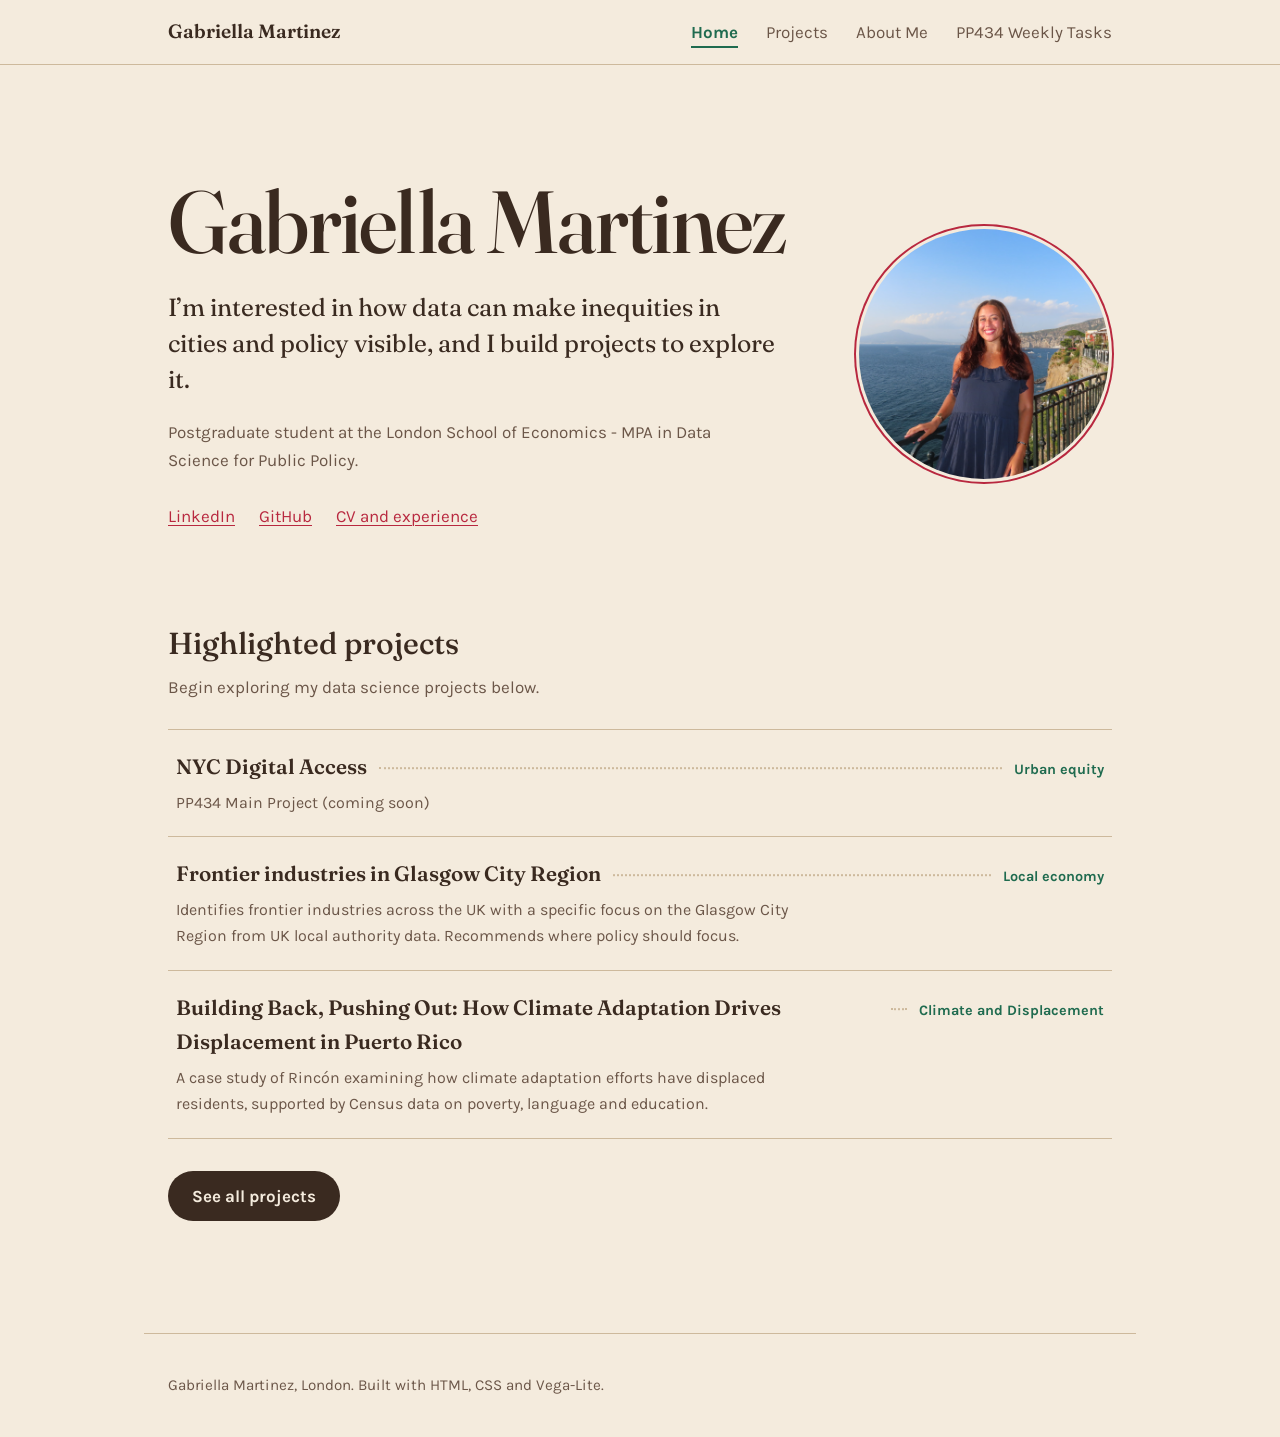
<file: index.html>
<!DOCTYPE html>
<html lang="en">
<head>
  <meta charset="utf-8">
  <meta name="viewport" content="width=device-width, initial-scale=1">
  <title>Gabriella Martinez | Data Science for Public Policy</title>
  <link rel="preconnect" href="https://fonts.googleapis.com">
  <link rel="preconnect" href="https://fonts.gstatic.com" crossorigin>
  <link href="https://fonts.googleapis.com/css2?family=Fraunces:opsz,wght@9..144,400;9..144,500;9..144,600&family=Karla:wght@400;700&display=swap" rel="stylesheet">
  <link rel="stylesheet" href="styles.css">
</head>
<body>

  <!-- Navigation: copy this exact block onto every page, and move aria-current="page" to the active link -->
  <header class="site-header">
    <nav class="nav" aria-label="Main">
      <a class="nav-name" href="index.html">Gabriella Martinez</a>
      <ul class="nav-links">
        <li><a href="index.html" aria-current="page">Home</a></li>
        <li><a href="projects.html">Projects</a></li>
        <li><a href="about.html">About Me</a></li>
        <li><a href="portfolio.html">PP434 Weekly Tasks</a></li>
      </ul>
    </nav>
  </header>

  <main>
    <section class="hero">
      <div class="hero-text">
      <h1>Gabriella Martinez</h1>
      <p class="lead">I’m interested in how data can make inequities in cities and policy visible, and I build projects to explore it.</p>
      <p class="sub">Postgraduate student at the London School of Economics - MPA in Data Science for Public Policy.</p>
      <ul class="contact-row">
        <li><a href="https://www.linkedin.com/in/gabriellahmartinez/" target="_blank" rel="noopener noreferrer">LinkedIn</a></li>
        <li><a href="https://www.github.com/gabbyhmartinez" target="_blank" rel="noopener noreferrer">GitHub</a></li>
        <li><a href="about.html">CV and experience</a></li>
      </ul>
      </div>

      <!-- Portrait: this is my homepage image -->
           <img class="portrait" src="images/gabriella.JPG" alt="Gabriella Martinez">
    </section>

    <section class="menu-section">
      <h2>Highlighted projects</h2>
      <p class="intro">Begin exploring my data science projects below.</p>

      <ul class="menu">
        <li>
          <a href="#">
            <div class="menu-line"><span class="dish">NYC Digital Access</span><span class="leader" aria-hidden="true"></span><span class="tag">Urban equity</span></div>
            <p class="note">PP434 Main Project (coming soon)</p>
          </a>
        </li>
        <li>
          <a href="projects/glasgow/index.html">
            <div class="menu-line"><span class="dish">Frontier industries in Glasgow City Region</span><span class="leader" aria-hidden="true"></span><span class="tag">Local economy</span></div>
            <p class="note">Identifies frontier industries across the UK with a specific focus on the Glasgow City Region from UK local authority data. Recommends where policy should focus.</p>
          </a>
        </li>
              <li>
          <a href="projects/puerto_rico/index.html">
            <div class="menu-line"><span class="dish">Building Back, Pushing Out: How Climate Adaptation Drives Displacement in Puerto Rico</span><span class="leader" aria-hidden="true"></span><span class="tag">Climate and Displacement</span></div>
            <p class="note">A case study of Rincón examining how climate adaptation efforts have displaced residents, supported by Census data on poverty, language and education.</p>
          </a>
        </li>
      </ul>
      <p class="menu-more"><a class="button" href="projects.html">See all projects</a></p>
    </section>
  </main>

  <footer class="site-footer">
    <p>Gabriella Martinez, London. Built with HTML, CSS and Vega-Lite.</p>
  </footer>

</body>
</html>
</file>
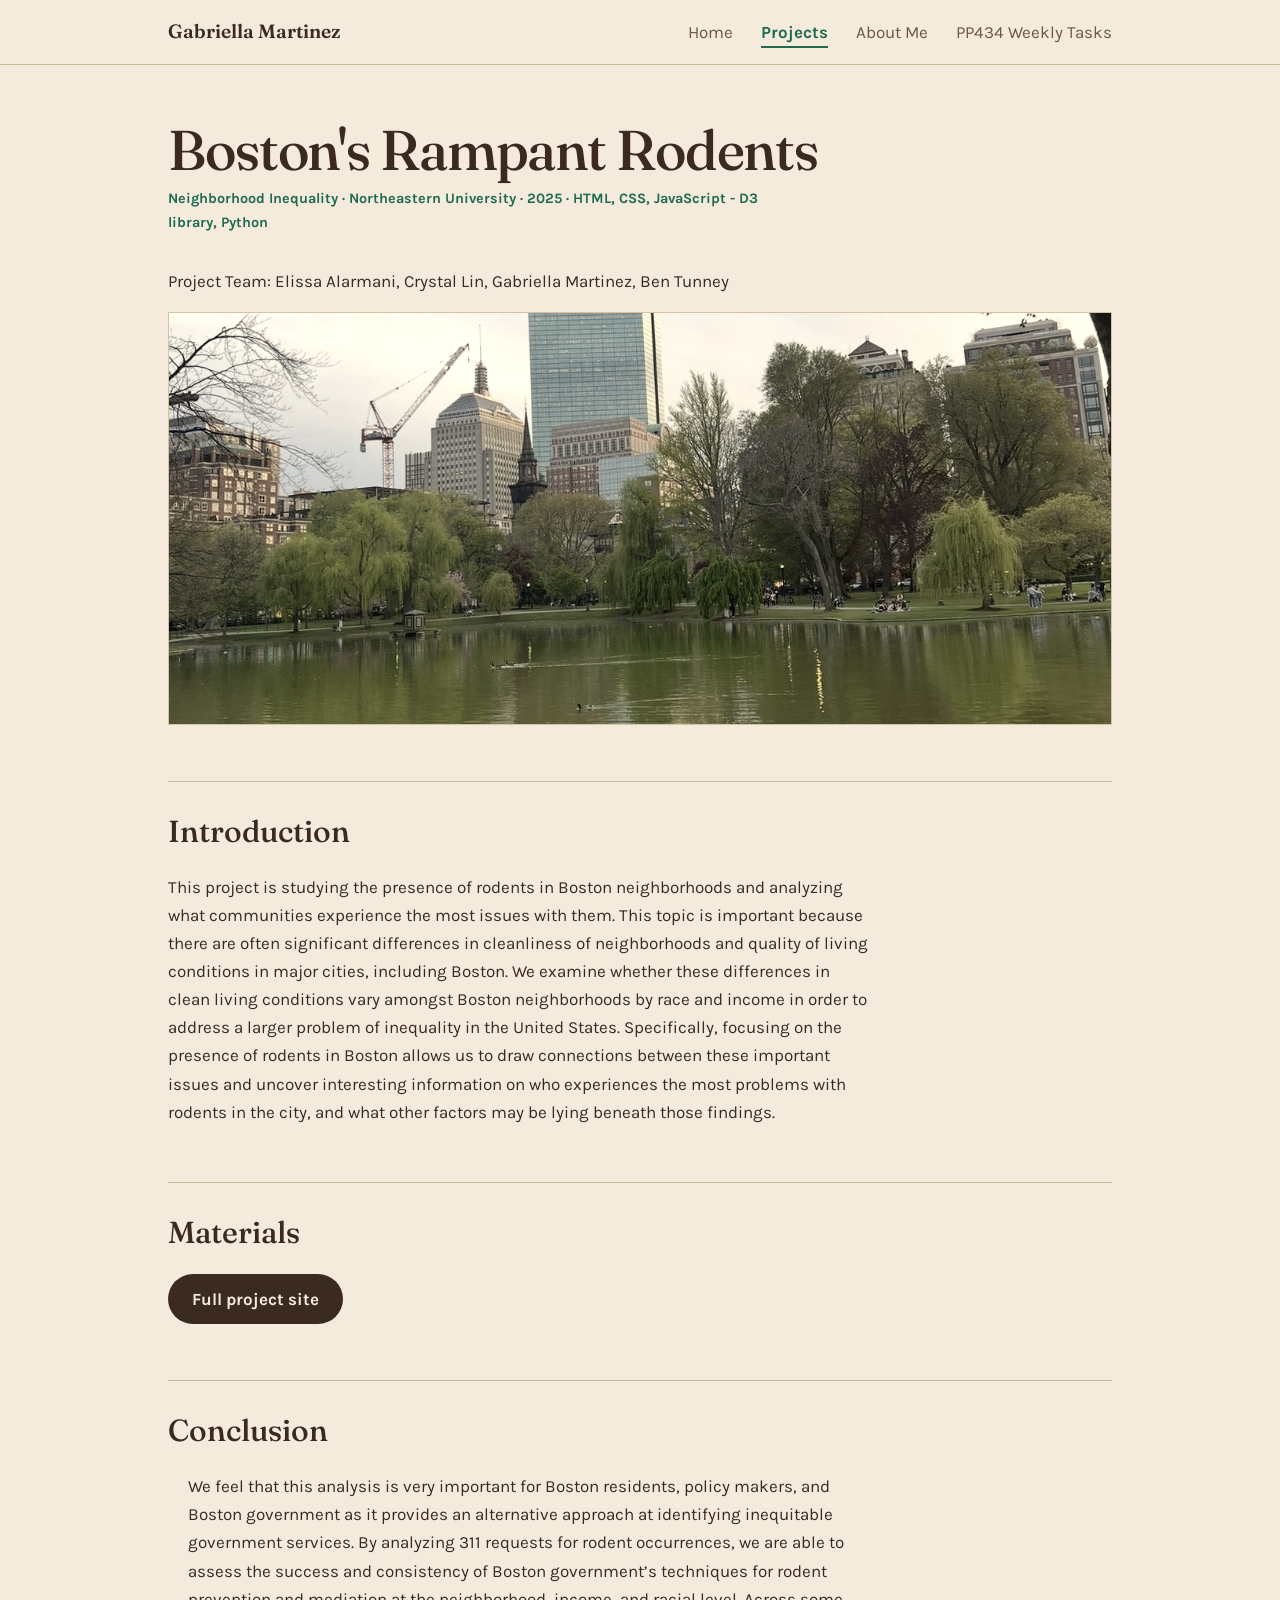
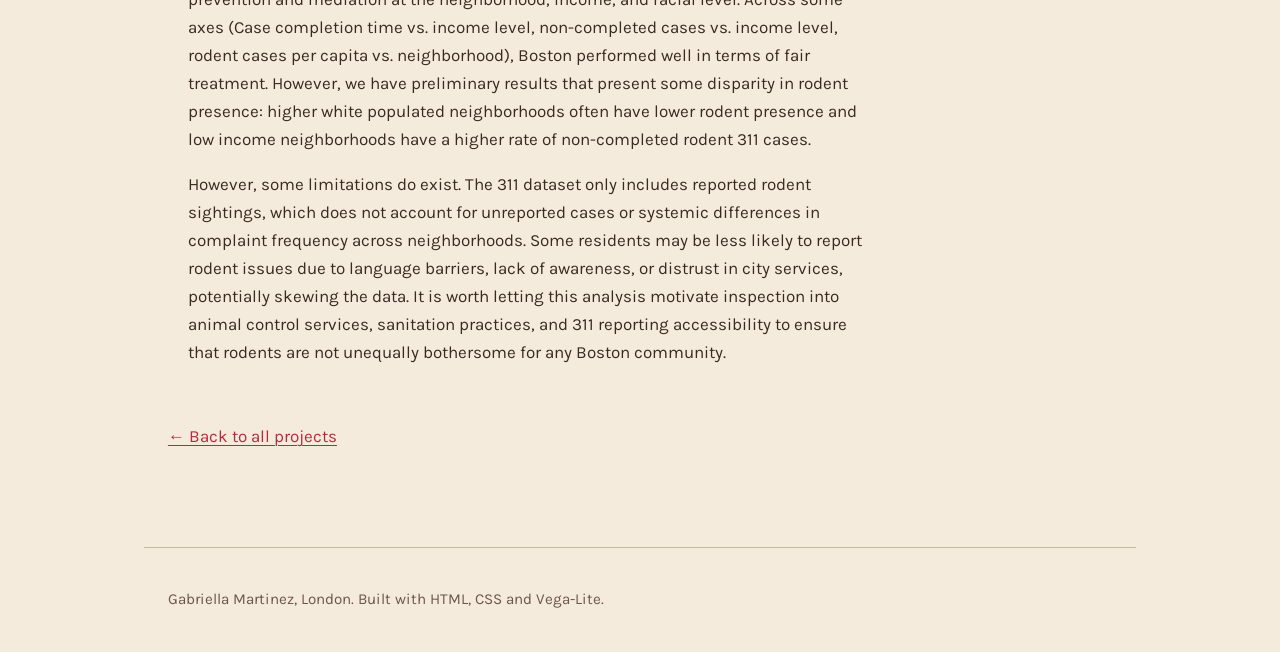
<file: projects/boston_rodents/index.html>
<!DOCTYPE html>
<html lang="en">
<head>
  <meta charset="utf-8">
  <meta name="viewport" content="width=device-width, initial-scale=1">
  <title>Projects | Gabriella Martinez</title> <!-- EDIT -->
  <link rel="preconnect" href="https://fonts.googleapis.com">
  <link rel="preconnect" href="https://fonts.gstatic.com" crossorigin>
  <link href="https://fonts.googleapis.com/css2?family=Fraunces:opsz,wght@9..144,400;9..144,500;9..144,600&family=Karla:wght@400;700&display=swap" rel="stylesheet">
  <link rel="stylesheet" href="../../styles.css">
</head>
<body>

  <!-- Navigation: same as every page, but with ../../ in front of each link -->
  <header class="site-header">
    <nav class="nav" aria-label="Main">
      <a class="nav-name" href="../../index.html">Gabriella Martinez</a>
      <ul class="nav-links">
        <li><a href="../../index.html">Home</a></li>
        <li><a href="../../projects.html" aria-current="page">Projects</a></li>
        <li><a href="../../about.html">About Me</a></li>
        <li><a href="../../portfolio.html">PP434 Weekly Tasks</a></li>
      </ul>
    </nav>
  </header>

  <main class="case-study">
    <h1 class="page-title">Boston's Rampant Rodents</h1> <!-- EDIT -->
    <p class="byline">Neighborhood Inequality · Northeastern University · 2025 · HTML, CSS, JavaScript - D3 library, Python</p> 
    <p>
      Project Team: Elissa Alarmani, Crystal Lin, Gabriella Martinez, Ben Tunney
    </p>

    <!-- Optional cover image: reuse the photo from your project card, or delete this line -->
    <img class="case-cover" src="../../images/boston-garden.jpg" alt="Boston Public Garden with skyline background"> 

    <section>
      <h2 class="section-title">Introduction</h2>
      <p>
        This project is studying the presence of rodents in Boston neighborhoods and analyzing what communities experience 
        the most issues with them. This topic is important because there are often significant differences in cleanliness 
        of neighborhoods and quality of living conditions in major cities, including Boston. We examine whether these 
        differences in clean living conditions vary amongst Boston neighborhoods by race and income in order to address a 
        larger problem of inequality in the United States. Specifically, focusing on the presence of rodents in Boston allows 
        us to draw connections between these important issues and uncover interesting information on who experiences the most 
        problems with rodents in the city, and what other factors may be lying beneath those findings.
      </p>
  
    </section>

    <section>
      <h2 class="section-title">Materials</h2>
      <p class="link-row">
        <!-- Keep only the links that exist for this project -->
        <a class="button" href="https://elissa-alarmani.github.io/boston-rodents/index.html" target="_blank" rel="noopener noreferrer">Full project site</a>
      </p>
    </section>

    <section>
      <h2 class="section-title">Conclusion</h2>
      <ul class="findings">
        <p>
          We feel that this analysis is very important for Boston residents, policy makers, and Boston government 
          as it provides an alternative approach at identifying inequitable government services. By analyzing 311 
          requests for rodent occurrences, we are able to assess the success and consistency of Boston government’s 
          techniques for rodent prevention and mediation at the neighborhood, income, and racial level. Across some 
          axes (Case completion time vs. income level, non-completed cases vs. income level, rodent cases per capita 
          vs. neighborhood), Boston performed well in terms of fair treatment. However, we have preliminary results 
          that present some disparity in rodent presence: higher white populated neighborhoods often have lower rodent 
          presence and low income neighborhoods have a higher rate of non-completed rodent 311 cases.
        </p>
        <p>
          However, some limitations do exist. The 311 dataset only includes reported rodent sightings, which does not 
          account for unreported cases or systemic differences in complaint frequency across neighborhoods. Some residents
           may be less likely to report rodent issues due to language barriers, lack of awareness, or distrust in city 
           services, potentially skewing the data. It is worth letting this analysis motivate inspection into animal 
           control services, sanitation practices, and 311 reporting accessibility to ensure that rodents are not unequally 
           bothersome for any Boston community.
        </p>
      </ul>
    </section>


    <p class="back-link"><a href="../../projects.html">← Back to all projects</a></p>
  </main>

  <footer class="site-footer">
    <p>Gabriella Martinez, London. Built with HTML, CSS and Vega-Lite.</p>
  </footer>

</body>
</html>
</file>
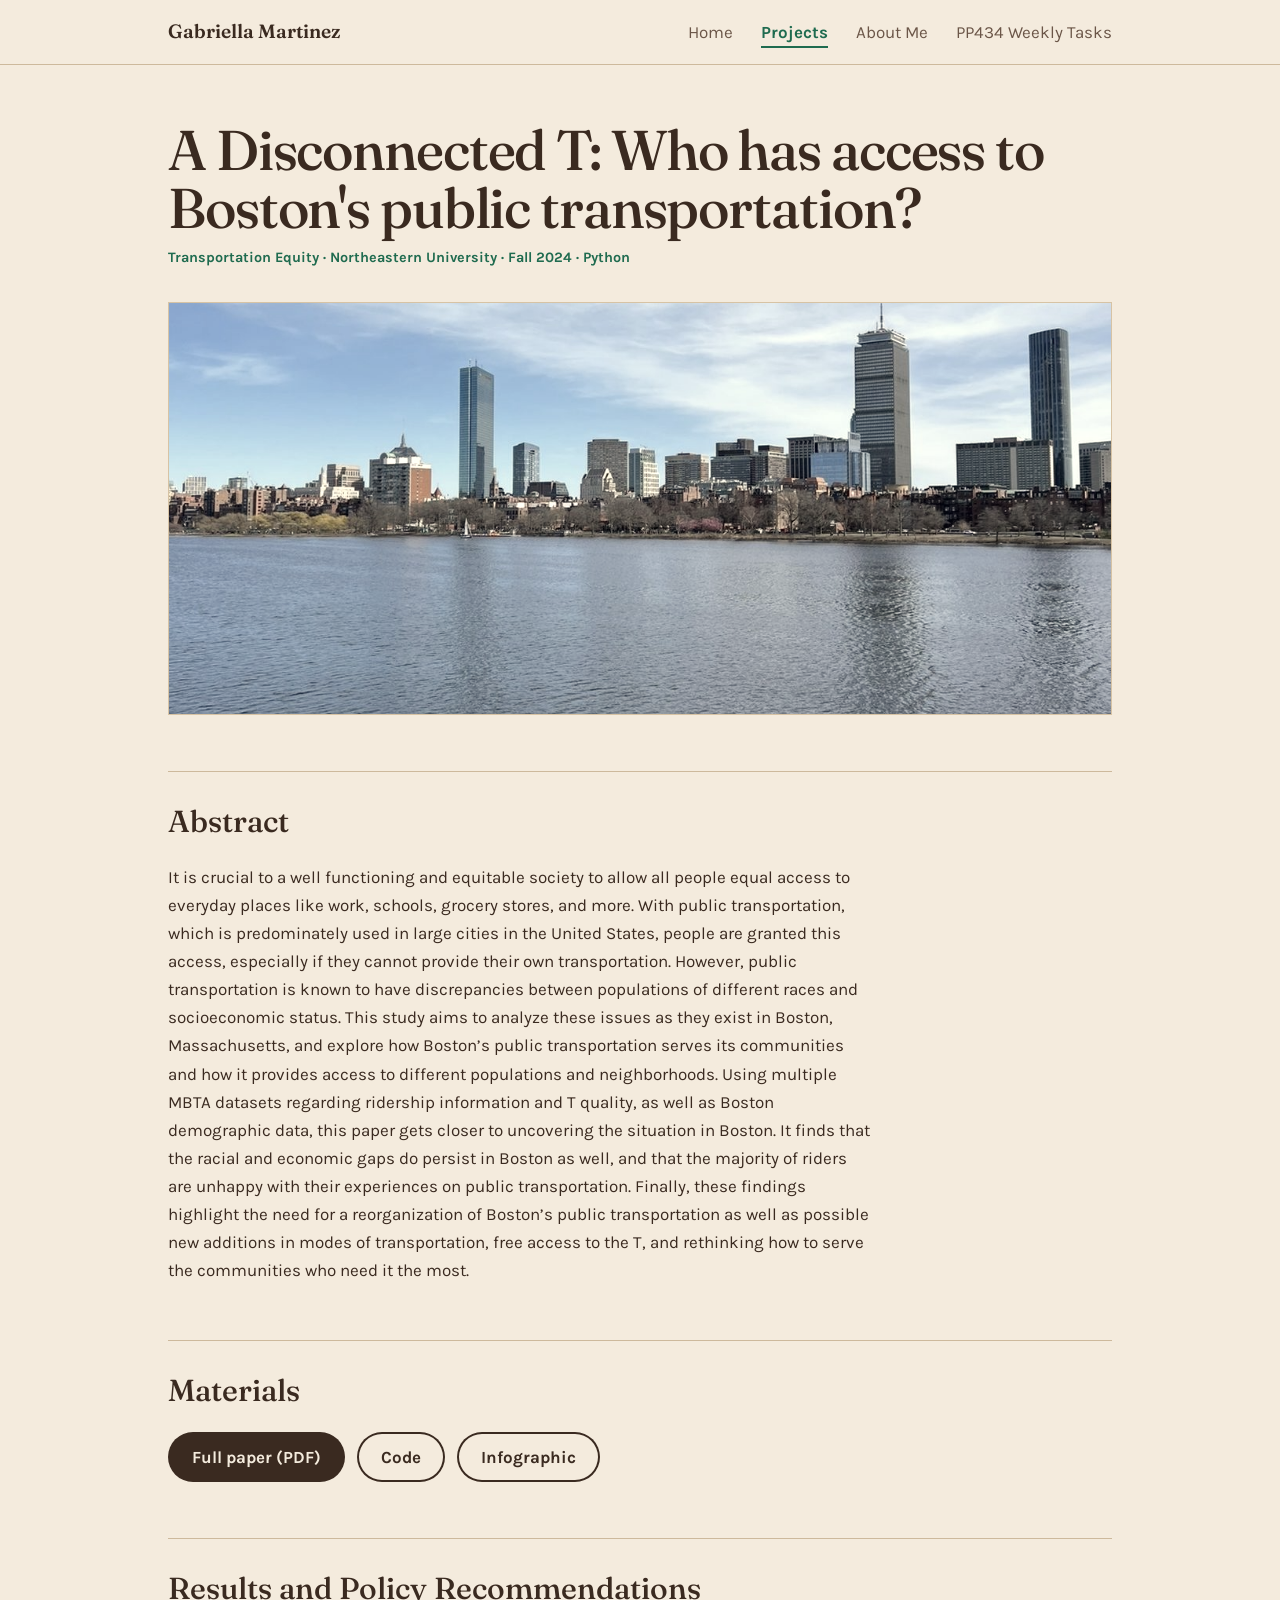
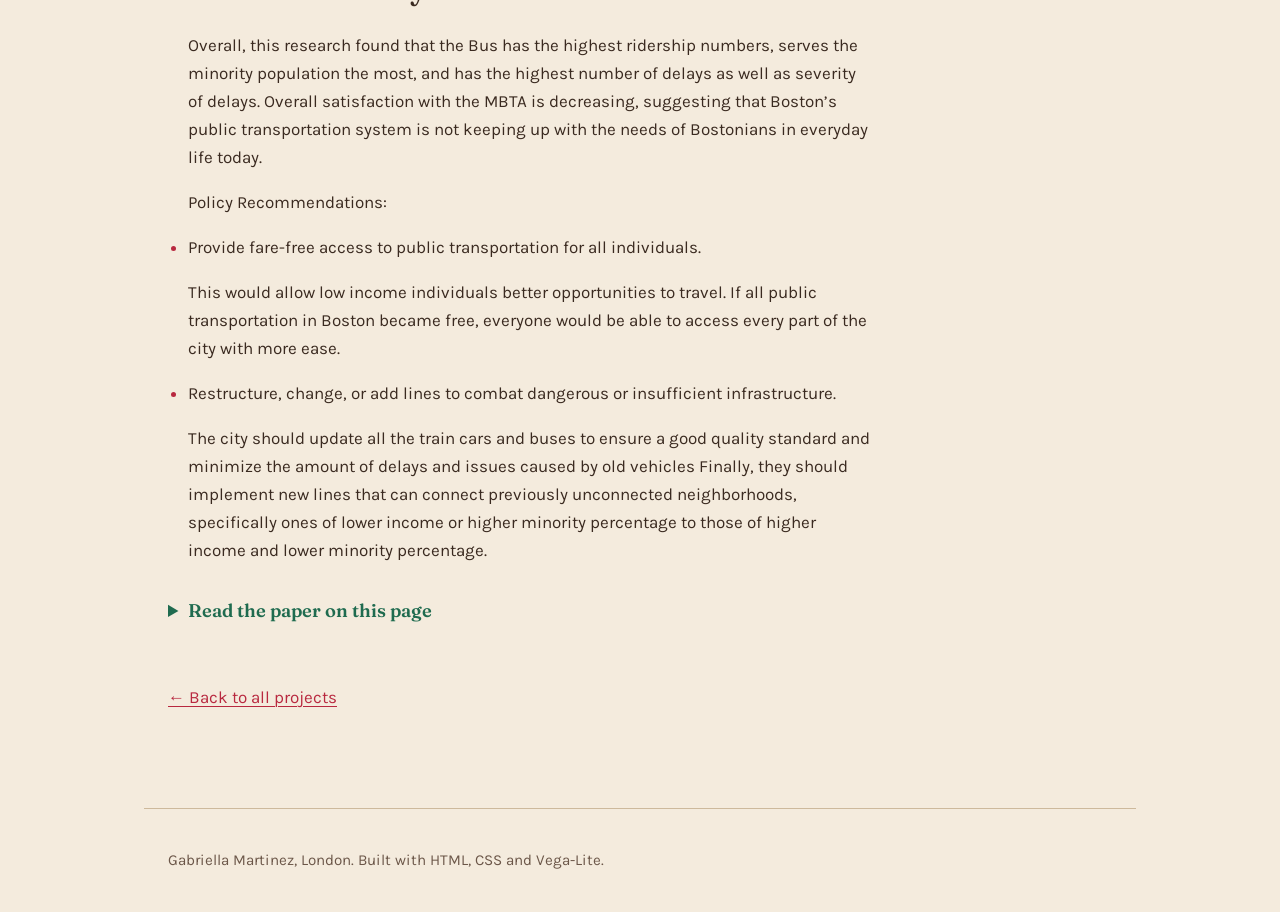
<file: projects/disconnected_t/index.html>
<!DOCTYPE html>
<html lang="en">
<head>
  <meta charset="utf-8">
  <meta name="viewport" content="width=device-width, initial-scale=1">
  <title>Projects | Gabriella Martinez</title> <!-- EDIT -->
  <link rel="preconnect" href="https://fonts.googleapis.com">
  <link rel="preconnect" href="https://fonts.gstatic.com" crossorigin>
  <link href="https://fonts.googleapis.com/css2?family=Fraunces:opsz,wght@9..144,400;9..144,500;9..144,600&family=Karla:wght@400;700&display=swap" rel="stylesheet">
  <link rel="stylesheet" href="../../styles.css">
</head>
<body>

  <!-- Navigation: same as every page, but with ../../ in front of each link -->
  <header class="site-header">
    <nav class="nav" aria-label="Main">
      <a class="nav-name" href="../../index.html">Gabriella Martinez</a>
      <ul class="nav-links">
        <li><a href="../../index.html">Home</a></li>
        <li><a href="../../projects.html" aria-current="page">Projects</a></li>
        <li><a href="../../about.html">About Me</a></li>
        <li><a href="../../portfolio.html">PP434 Weekly Tasks</a></li>
      </ul>
    </nav>
  </header>

  <main class="case-study">
    <h1 class="page-title">A Disconnected T: Who has access to Boston's public transportation?</h1> 
    <p class="byline">Transportation Equity · Northeastern University · Fall 2024 · Python</p> 

    <!-- Optional cover image: reuse the photo from your project card, or delete this line -->
    <img class="case-cover" src="../../images/boston-skyline.jpg" alt="Skyline of Boston with a view of the Charles River"> 

    <section>
      <h2 class="section-title">Abstract</h2>
      <p>
        It is crucial to a well functioning and equitable society to allow all people equal access to everyday places like work, 
        schools, grocery stores, and more. With public transportation, which is predominately used in large cities in the United 
        States, people are granted this access, especially if they cannot provide their own transportation. However, public 
        transportation is known to have discrepancies between populations of different races and socioeconomic status. 
        This study aims to analyze these issues as they exist in Boston, Massachusetts, and explore how Boston’s public 
        transportation serves its communities and how it provides access to different populations and neighborhoods. 
        Using multiple MBTA datasets regarding ridership information and T quality, as well as Boston demographic data, 
        this paper gets closer to uncovering the situation in Boston. It finds that the racial and economic gaps do persist 
        in Boston as well, and that the majority of riders are unhappy with their experiences on public transportation. 
        Finally, these findings highlight the need for a reorganization of Boston’s public transportation as well as possible 
        new additions in modes of transportation, free access to the T, and rethinking how to serve the communities who need 
        it the most.
      </p> 
    </section>

    <section>
      <h2 class="section-title">Materials</h2>
      <p class="link-row">
        <!-- Keep only the links that exist for this project -->
        <a class="button" href="A Disconnected T.pdf">Full paper (PDF)</a>
        <a class="button button-outline" href="https://github.com/gabbyhmartinez/gabbyhmartinez.github.io/blob/main/projects/disconnected_t/mbta.py">Code</a>
        <a class="button button-outline" href="A Disconnected T Infographic.pdf">Infographic</a>
      </p>
    </section>

    <section>
      <h2 class="section-title">Results and Policy Recommendations</h2>
      <ul class="findings">
        <p>
          Overall, this research found that the Bus has the highest ridership numbers, serves the minority 
          population the most, and has the highest number of delays as well as severity of delays. Overall 
          satisfaction with the MBTA is decreasing, suggesting that Boston’s public transportation system is 
          not keeping up with the needs of Bostonians in everyday life today.
        </p>
        <p>
          Policy Recommendations:
        </p>
        <li>
          Provide fare-free access to public transportation for all individuals.
        </li> 
        <p>
          This would allow low income individuals better opportunities to travel. If all public transportation 
          in Boston became free, everyone would be able to access every part of the city with more ease.
        </p>
        <li>
          Restructure, change, or add lines to combat dangerous or insufficient infrastructure. 
        </li>
        <p>
          The city should update all the train cars and buses to ensure a good quality standard and 
          minimize the amount of delays and issues caused by old vehicles Finally, they should implement 
          new lines that can connect previously unconnected neighborhoods, specifically ones of lower income 
          or higher minority percentage to those of higher income and lower minority percentage.
        </p>
      </ul>
    </section>

    <!-- Optional: delete this whole block if you don't want an embedded paper -->
    <section>
      <details class="paper-embed">
        <summary>Read the paper on this page</summary>
        <iframe src="A Disconnected T.pdf" title="Full paper"></iframe>
      </details>
    </section>

    <p class="back-link"><a href="../../projects.html">← Back to all projects</a></p>
  </main>

  <footer class="site-footer">
    <p>Gabriella Martinez, London. Built with HTML, CSS and Vega-Lite.</p>
  </footer>

</body>
</html>
</file>
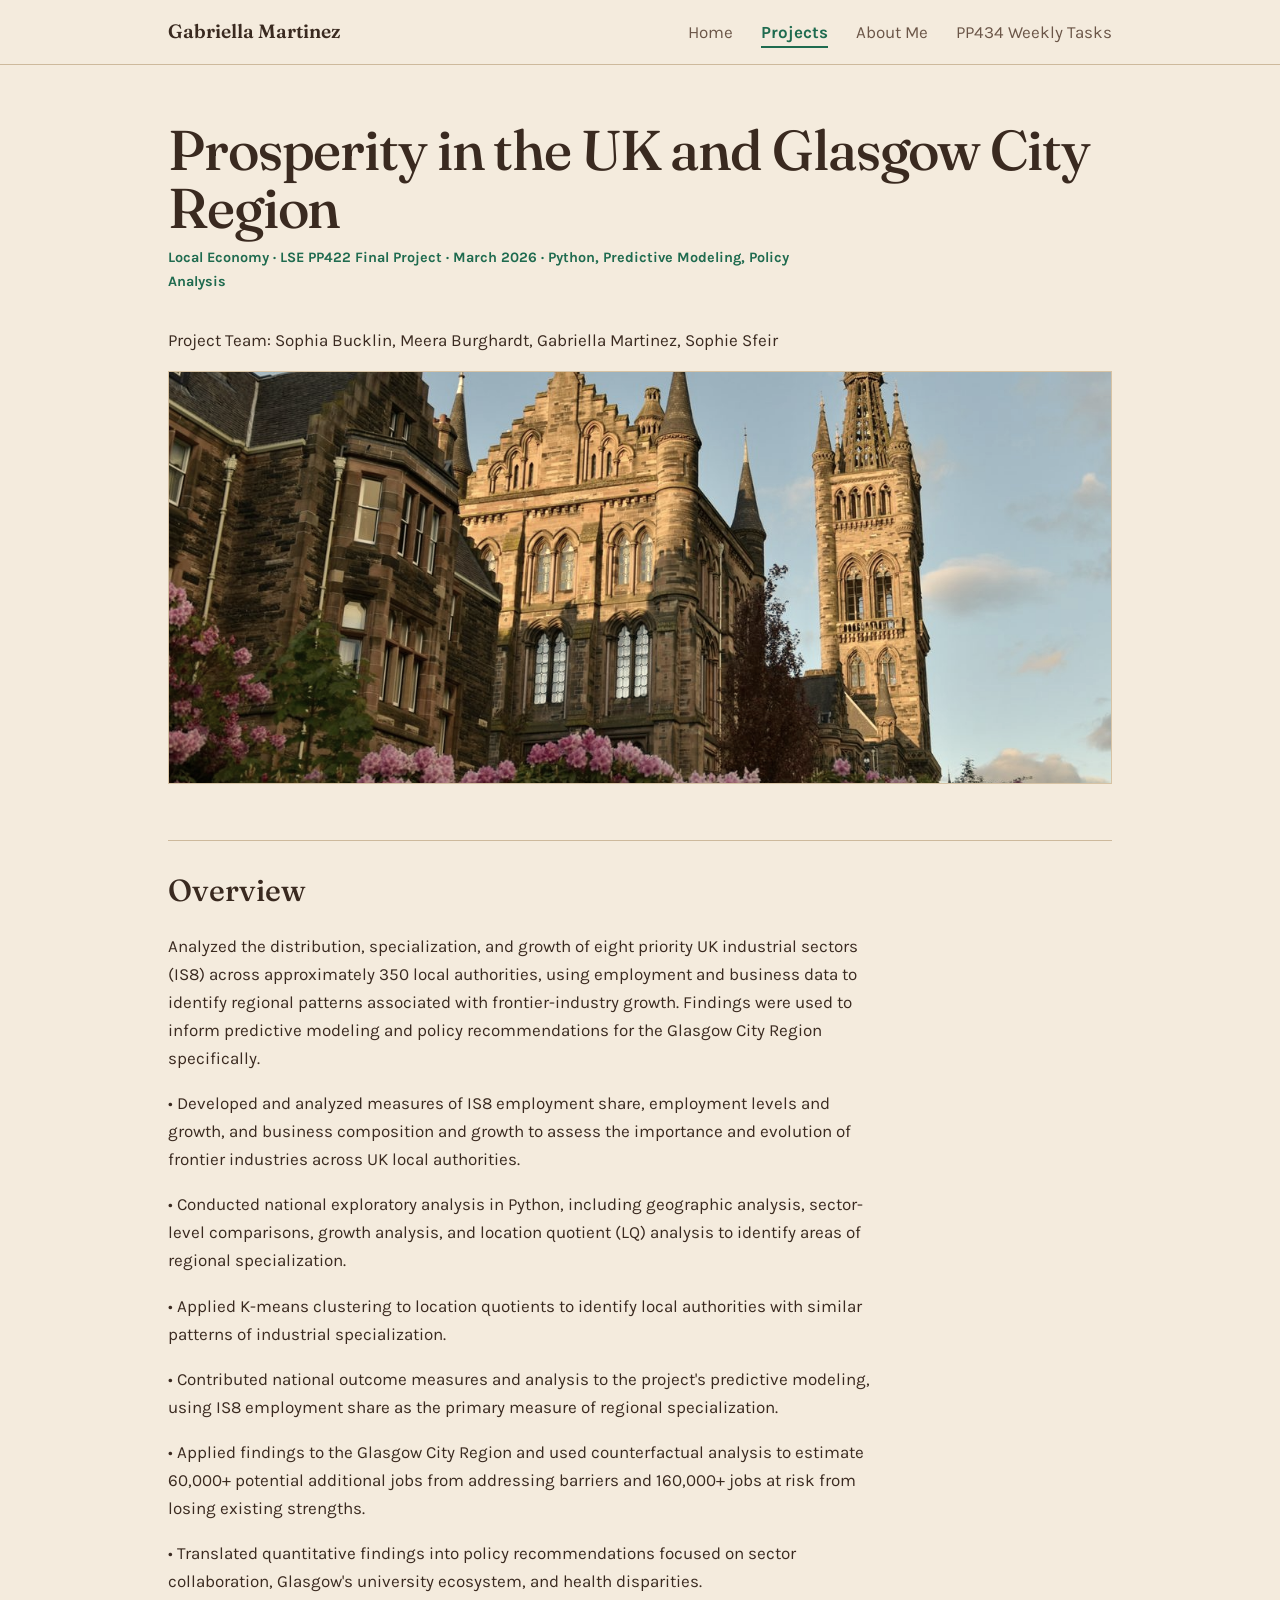
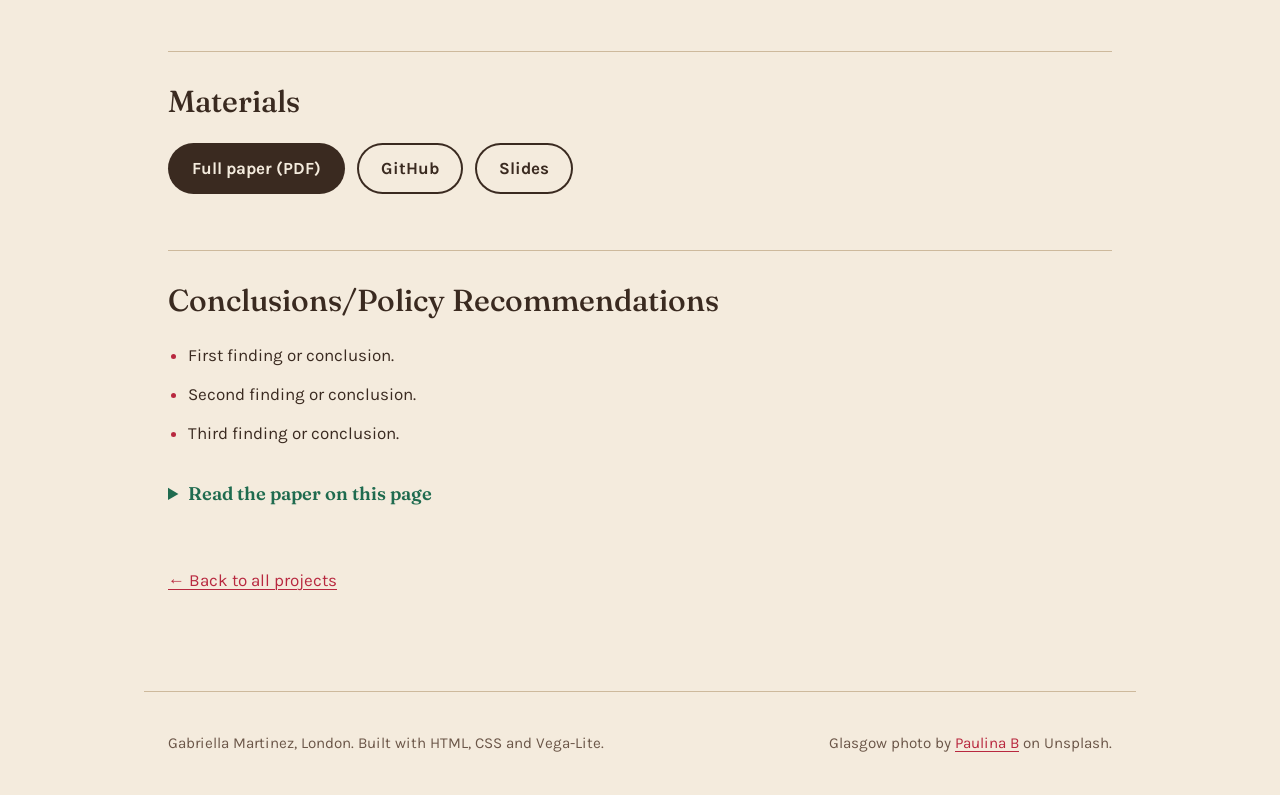
<file: projects/glasgow/index.html>
<!DOCTYPE html>
<html lang="en">
<head>
  <meta charset="utf-8">
  <meta name="viewport" content="width=device-width, initial-scale=1">
  <title>Projects | Gabriella Martinez</title> <!-- EDIT -->
  <link rel="preconnect" href="https://fonts.googleapis.com">
  <link rel="preconnect" href="https://fonts.gstatic.com" crossorigin>
  <link href="https://fonts.googleapis.com/css2?family=Fraunces:opsz,wght@9..144,400;9..144,500;9..144,600&family=Karla:wght@400;700&display=swap" rel="stylesheet">
  <link rel="stylesheet" href="../../styles.css">
</head>
<body>

  <!-- Navigation: same as every page, but with ../../ in front of each link -->
  <header class="site-header">
    <nav class="nav" aria-label="Main">
      <a class="nav-name" href="../../index.html">Gabriella Martinez</a>
      <ul class="nav-links">
        <li><a href="../../index.html">Home</a></li>
        <li><a href="../../projects.html" aria-current="page">Projects</a></li>
        <li><a href="../../about.html">About Me</a></li>
        <li><a href="../../portfolio.html">PP434 Weekly Tasks</a></li>
      </ul>
    </nav>
  </header>

  <main class="case-study">
    <h1 class="page-title">Prosperity in the UK and Glasgow City Region</h1> 
    <p class="byline">Local Economy · LSE PP422 Final Project · March 2026 · Python, Predictive Modeling, Policy Analysis</p> 
    <p> Project Team: Sophia Bucklin, Meera Burghardt, Gabriella Martinez, Sophie Sfeir</p>

    <!-- Optional cover image: reuse the photo from your project card, or delete this line -->
    <img class="case-cover" src="../../images/glasgow.jpg" alt="University of Glasgow Main Building"> 

    <section>
      <h2 class="section-title">Overview</h2>
      <p>Analyzed the distribution, specialization, and growth of eight priority UK industrial sectors (IS8) across approximately 350 local authorities, using employment and business data to identify regional patterns associated with frontier-industry growth. 
        Findings were used to inform predictive modeling and policy recommendations for the Glasgow City Region specifically.</p> 
      <p>

        • Developed and analyzed measures of IS8 employment share, employment levels and growth, and business composition and growth to assess the importance and evolution of frontier industries across UK local authorities.
       </p>
      <p>
        • Conducted national exploratory analysis in Python, including geographic analysis, sector-level comparisons, growth analysis, and location quotient (LQ) analysis to identify areas of regional specialization.
      </p>
      <P>
        • Applied K-means clustering to location quotients to identify local authorities with similar patterns of industrial specialization.
      </P>
      <p>
        • Contributed national outcome measures and analysis to the project's predictive modeling, using IS8 employment share as the primary measure of regional specialization.
      </p>
      <p>
        • Applied findings to the Glasgow City Region and used counterfactual analysis to estimate 60,000+ potential additional jobs from addressing barriers and 160,000+ jobs at risk from losing existing strengths.
      </p>
      <p>
        • Translated quantitative findings into policy recommendations focused on sector collaboration, Glasgow's university ecosystem, and health disparities.
      </p>
    </section>

    <section>
      <h2 class="section-title">Materials</h2>
      <p class="link-row">
        <!-- Keep only the links that exist for this project -->
        <a class="button" href="GlasgowPolicyMemo.pdf">Full paper (PDF)</a>
        <a class="button button-outline" href="#">GitHub</a>
        <a class="button button-outline" href="GlasgowFinalPresentation.pdf">Slides</a>
      </p>
    </section>

    <section>
      <h2 class="section-title">Conclusions/Policy Recommendations</h2>
      <ul class="findings">
        <li>First finding or conclusion.</li> <!-- EDIT -->
        <li>Second finding or conclusion.</li>
        <li>Third finding or conclusion.</li>
      </ul>
    </section>

    <!-- Optional: delete this whole block if you don't want an embedded paper -->
    <section>
      <details class="paper-embed">
        <summary>Read the paper on this page</summary>
        <iframe src="GlasgowPolicyMemo.pdf" title="Full paper"></iframe>
      </details>
    </section>

    <p class="back-link"><a href="../../projects.html">← Back to all projects</a></p>
  </main>

  <footer class="site-footer">
    <p>Gabriella Martinez, London. Built with HTML, CSS and Vega-Lite.</p>
    <p>Glasgow photo by <a href="https://unsplash.com/@paulina_2b">Paulina B</a> on Unsplash.</p>
  </footer>

</body>
</html>
</file>
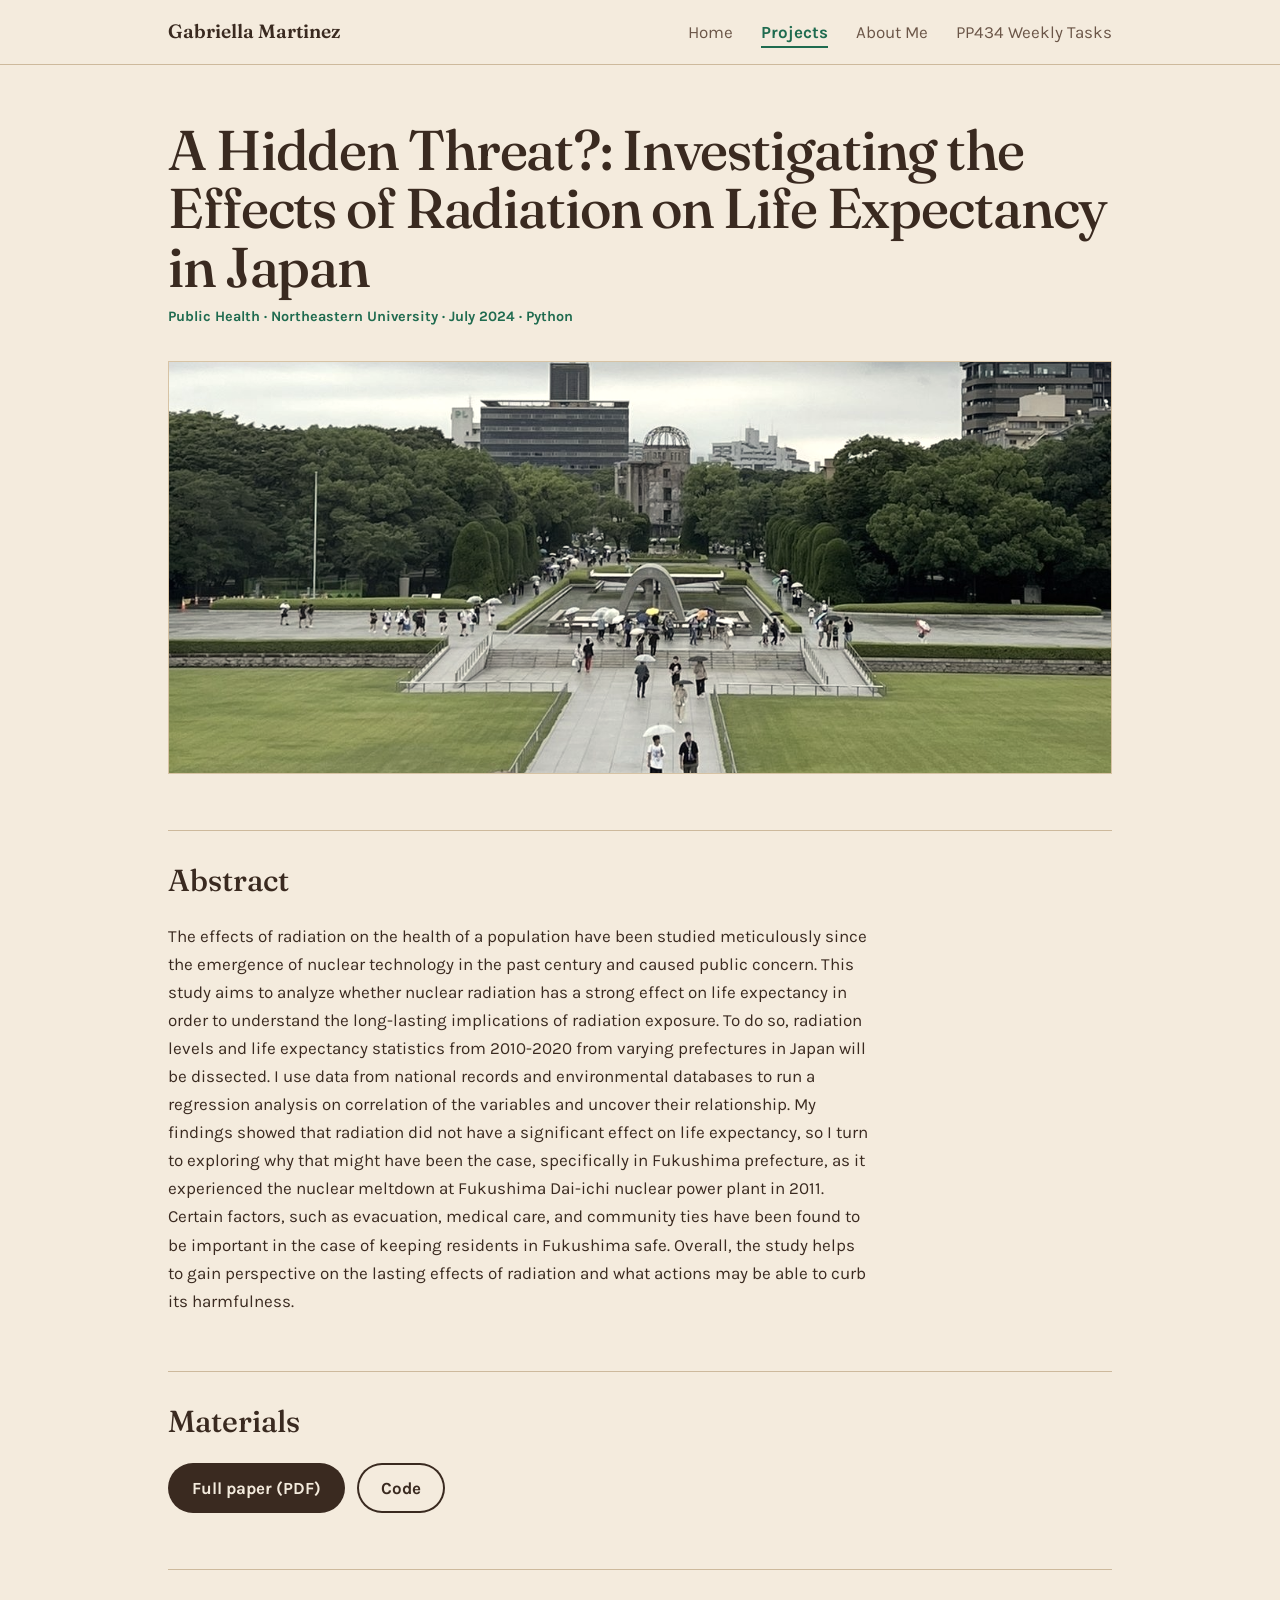
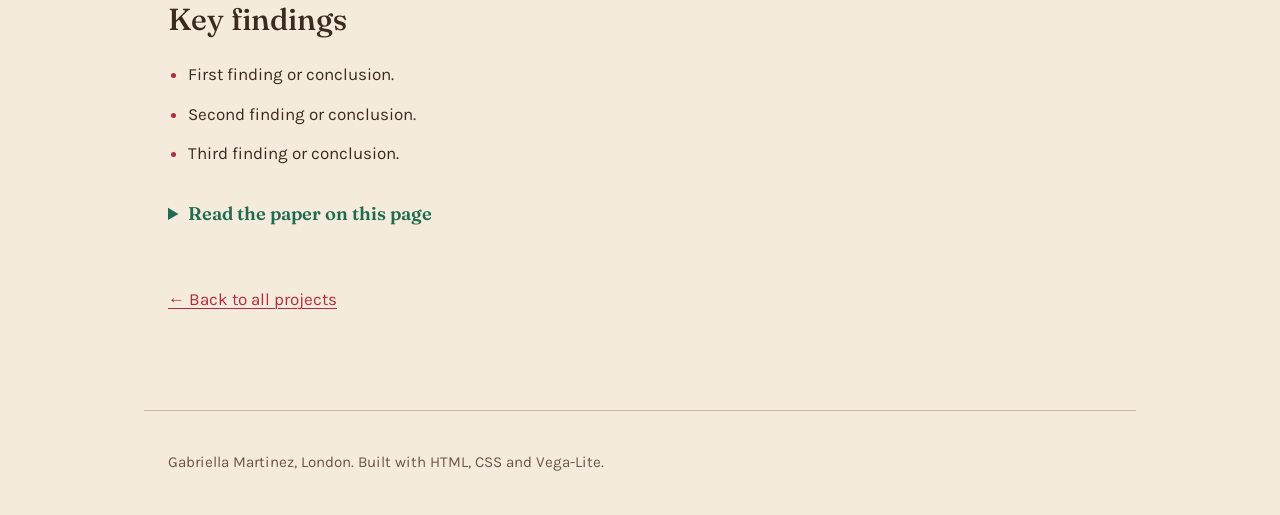
<file: projects/japan_hidden_threat/index.html>
<!DOCTYPE html>
<html lang="en">
<head>
  <meta charset="utf-8">
  <meta name="viewport" content="width=device-width, initial-scale=1">
  <title>Project | Gabriella Martinez</title> 
  <link rel="preconnect" href="https://fonts.googleapis.com">
  <link rel="preconnect" href="https://fonts.gstatic.com" crossorigin>
  <link href="https://fonts.googleapis.com/css2?family=Fraunces:opsz,wght@9..144,400;9..144,500;9..144,600&family=Karla:wght@400;700&display=swap" rel="stylesheet">
  <link rel="stylesheet" href="../../styles.css">
</head>
<body>

  <!-- Navigation: same as every page, but with ../../ in front of each link -->
  <header class="site-header">
    <nav class="nav" aria-label="Main">
      <a class="nav-name" href="../../index.html">Gabriella Martinez</a>
      <ul class="nav-links">
        <li><a href="../../index.html">Home</a></li>
        <li><a href="../../projects.html" aria-current="page">Projects</a></li>
        <li><a href="../../about.html">About Me</a></li>
        <li><a href="../../portfolio.html">PP434 Weekly Tasks</a></li>
      </ul>
    </nav>
  </header>

  <main class="case-study">
    <h1 class="page-title">A Hidden Threat?: Investigating the Effects of Radiation on Life Expectancy in Japan</h1>
    <p class="byline">Public Health · Northeastern University · July 2024 · Python</p> 

    <!-- Optional cover image: reuse the photo from your project card, or delete this line -->
    <img class="case-cover" src="../../images/hiroshima.jpg" alt="Hiroshima Peace Memorial"> 

    <section>
      <h2 class="section-title">Abstract</h2>
      <p>
        The effects of radiation on the health of a population have been studied meticulously since the emergence 
        of nuclear technology in the past century and caused public concern. This study aims to analyze whether 
        nuclear radiation has a strong effect on life expectancy in order to understand the long-lasting implications 
        of radiation exposure. To do so, radiation levels and life expectancy statistics from 2010-2020 from varying
         prefectures in Japan will be dissected. I use data from national records and environmental databases to run 
         a regression analysis on correlation of the variables and uncover their relationship. My findings showed that
          radiation did not have a significant effect on life expectancy, so I turn to exploring why that might have 
          been the case, specifically in Fukushima prefecture, as it experienced the nuclear meltdown at Fukushima 
          Dai-ichi nuclear power plant in 2011. Certain factors, such as evacuation, medical care, and community ties 
          have been found to be important in the case of keeping residents in Fukushima safe. Overall, the study helps 
          to gain perspective on the lasting effects of radiation and what actions may be able to curb its harmfulness.
        </p> 
    </section>

    <section>
      <h2 class="section-title">Materials</h2>
      <p class="link-row">
        <!-- Keep only the links that exist for this project -->
        <a class="button" href="Japan Life Expectancy Research.pdf">Full paper (PDF)</a>
        <a class="button button-outline" href="https://github.com/gabbyhmartinez/gabbyhmartinez.github.io/blob/main/projects/japan_hidden_threat/japan_research_final.py">Code</a>
      </p>
    </section>

    <section>
      <h2 class="section-title">Key findings</h2>
      <ul class="findings">
        <li>First finding or conclusion.</li> <!-- EDIT -->
        <li>Second finding or conclusion.</li>
        <li>Third finding or conclusion.</li>
      </ul>
    </section>

    <!-- Optional: delete this whole block if you don't want an embedded paper -->
    <section>
      <details class="paper-embed">
        <summary>Read the paper on this page</summary>
        <iframe src="Japan Life Expectancy Research.pdf" title="Full paper"></iframe>
      </details>
    </section>

    <p class="back-link"><a href="../../projects.html">← Back to all projects</a></p>
  </main>

  <footer class="site-footer">
    <p>Gabriella Martinez, London. Built with HTML, CSS and Vega-Lite.</p>
  </footer>

</body>
</html>
</file>
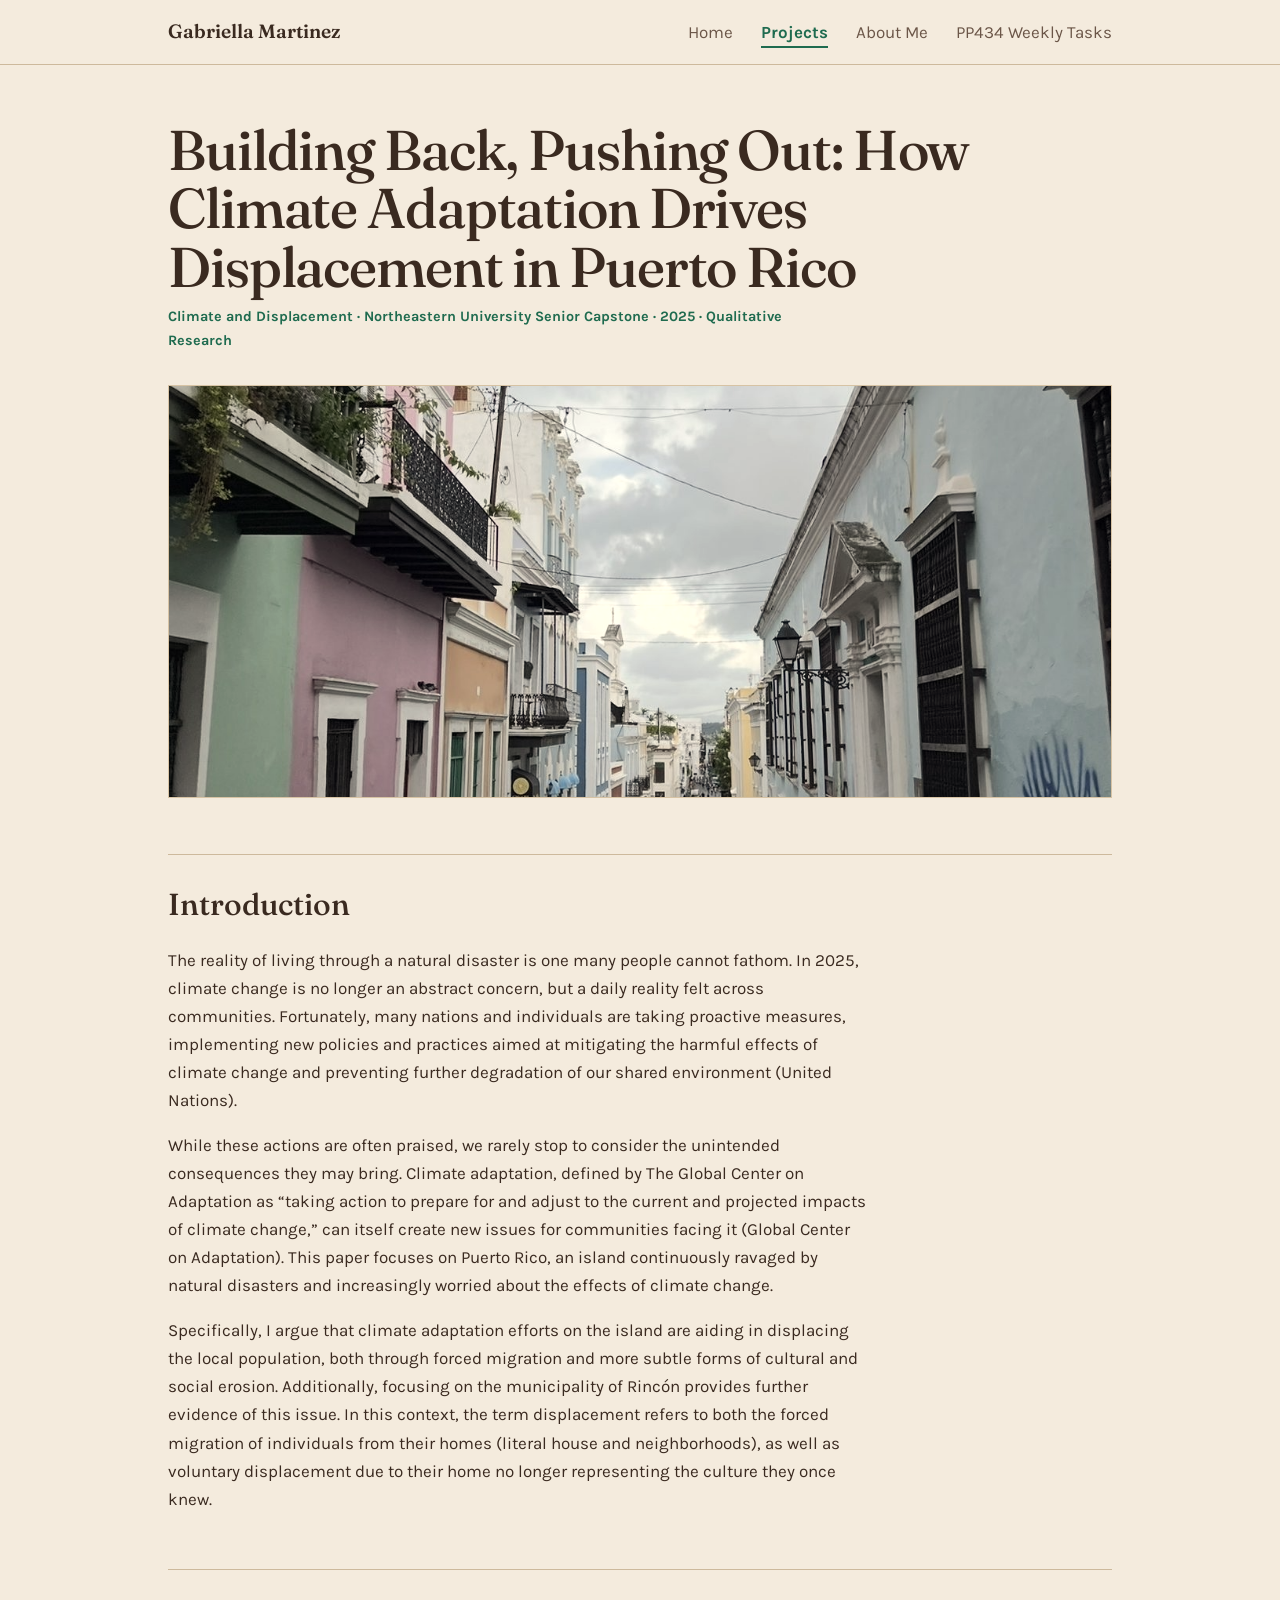
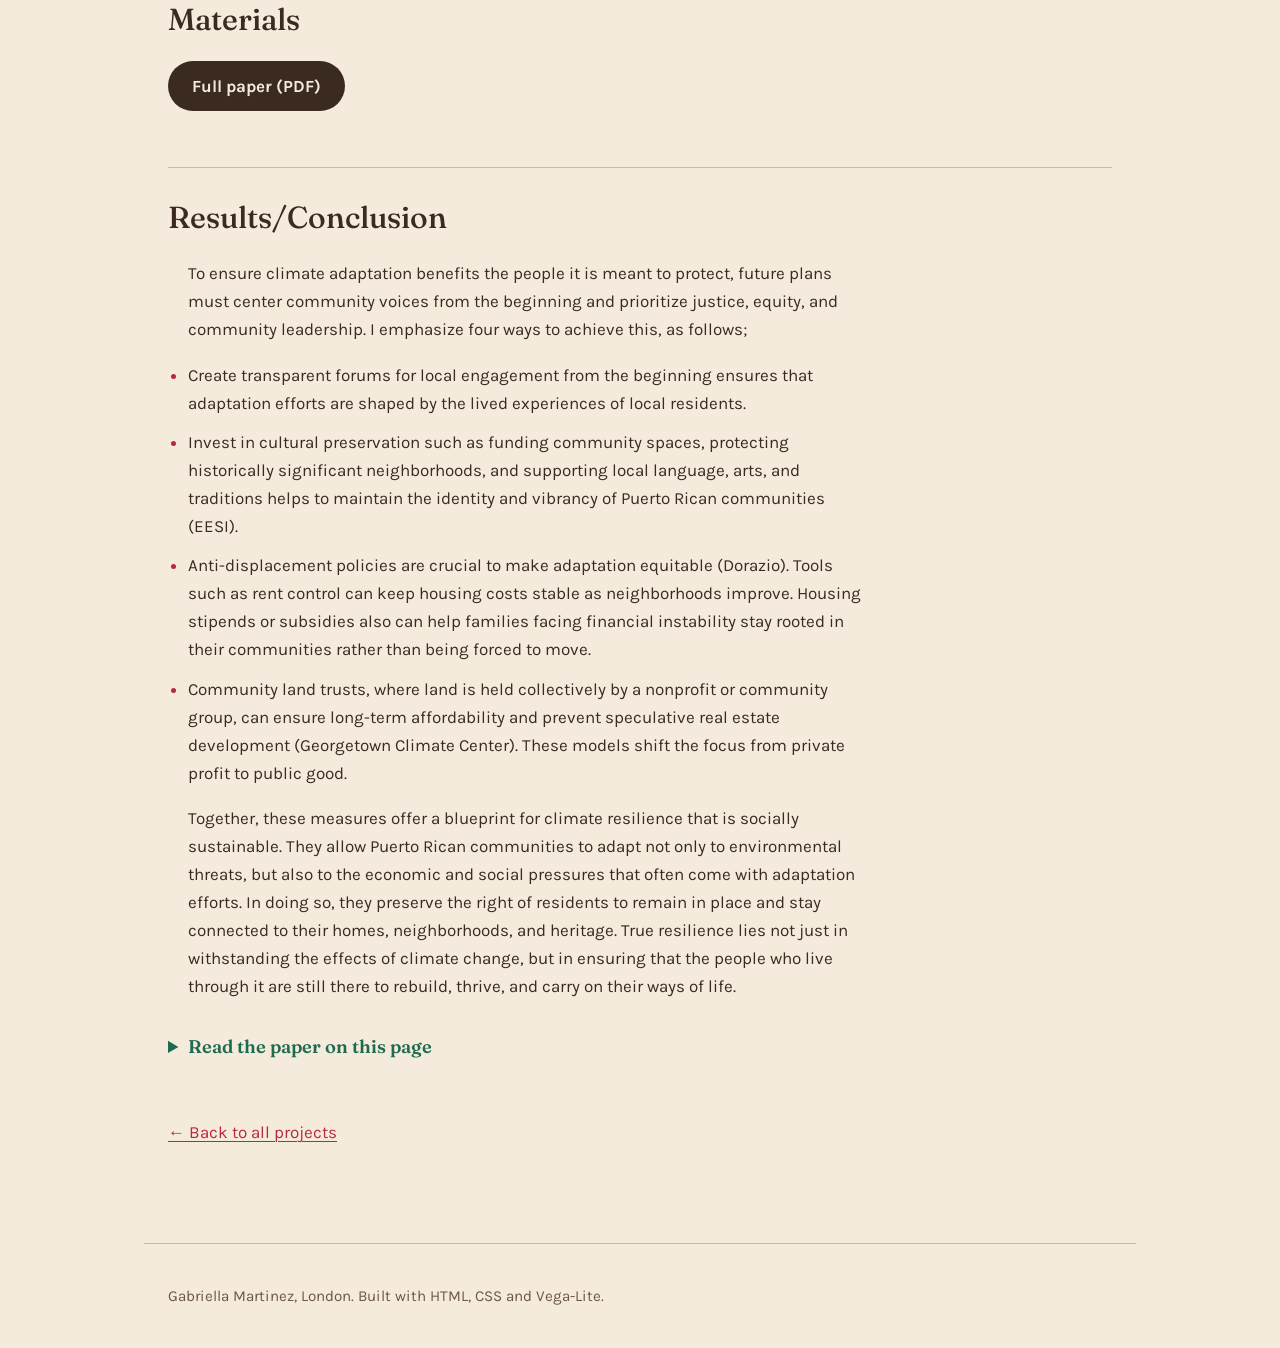
<file: projects/puerto_rico/index.html>
<!DOCTYPE html>
<html lang="en">
<head>
  <meta charset="utf-8">
  <meta name="viewport" content="width=device-width, initial-scale=1">
  <title>Projects | Gabriella Martinez</title> 
  <link rel="preconnect" href="https://fonts.googleapis.com">
  <link rel="preconnect" href="https://fonts.gstatic.com" crossorigin>
  <link href="https://fonts.googleapis.com/css2?family=Fraunces:opsz,wght@9..144,400;9..144,500;9..144,600&family=Karla:wght@400;700&display=swap" rel="stylesheet">
  <link rel="stylesheet" href="../../styles.css">
</head>
<body>

  <!-- Navigation: same as every page, but with ../../ in front of each link -->
  <header class="site-header">
    <nav class="nav" aria-label="Main">
      <a class="nav-name" href="../../index.html">Gabriella Martinez</a>
      <ul class="nav-links">
        <li><a href="../../index.html">Home</a></li>
        <li><a href="../../projects.html" aria-current="page">Projects</a></li>
        <li><a href="../../about.html">About Me</a></li>
        <li><a href="../../portfolio.html">PP434 Weekly Tasks</a></li>
      </ul>
    </nav>
  </header>

  <main class="case-study">
    <h1 class="page-title">Building Back, Pushing Out: How Climate Adaptation Drives Displacement in Puerto Rico</h1> <!-- EDIT -->
    <p class="byline">Climate and Displacement · Northeastern University Senior Capstone · 2025 · Qualitative Research</p> <!-- EDIT -->

    <!-- Optional cover image: reuse the photo from your project card, or delete this line -->
    <img class="case-cover" src="../../images/san-juan.jpg" alt="Colorful street in Puerto Rico"> 

    <section>
      <h2 class="section-title">Introduction</h2>
      <p>
        The reality of living through a natural disaster is one many people cannot fathom. In 2025, climate change is no longer an abstract concern, but a daily reality felt across communities. 
        Fortunately, many nations and individuals are taking proactive measures, implementing new policies and practices aimed at mitigating the harmful effects of climate change and preventing further 
        degradation of our shared environment (United Nations). 
      </p> 
      <p>
        While these actions are often praised, we rarely stop to consider the unintended consequences they may bring. 
        Climate adaptation, defined by The Global Center on Adaptation as “taking action to prepare for and adjust to the current and projected impacts of climate change,” can itself 
        create new issues for communities facing it (Global Center on Adaptation). This paper focuses on Puerto Rico, an island continuously ravaged by natural disasters 
        and increasingly worried about the effects of climate change.
      </p>
      <p>
        Specifically, I argue that climate adaptation efforts on the island are aiding in displacing the local population, both through forced migration and more subtle forms of cultural 
        and social erosion. Additionally, focusing on the municipality of Rincón provides further evidence of this issue. In this context, the term displacement refers to both the forced migration of 
        individuals from their homes (literal house and neighborhoods), as well as voluntary displacement due to their home no longer representing the culture they once knew.
      </p>
    </section>

    <section>
      <h2 class="section-title">Materials</h2>
      <p class="link-row">
        <!-- Keep only the links that exist for this project -->
        <a class="button" href="Building Back, Pushing Out_ How Climate Adaptation Drives Displacement in Puerto Rico.pdf">Full paper (PDF)</a>
      </p>
    </section>

    <section>
      <h2 class="section-title">Results/Conclusion</h2>
      <ul class="findings">
        <p>
          To ensure climate adaptation benefits the people it is meant to protect, 
          future plans must center community voices from the beginning and prioritize justice, equity, and 
          community leadership. I emphasize four ways to achieve this, as follows;
        </p>
        <li>
          Create transparent forums for local engagement from the beginning ensures that adaptation efforts 
          are shaped by the lived experiences of local residents.
        </li> 
        <li>
          Invest in cultural preservation such as funding community spaces, protecting historically significant 
          neighborhoods, and supporting local language, arts, and traditions helps to maintain the identity and 
          vibrancy of Puerto Rican communities (EESI). 
        </li>
        <li>
          Anti-displacement policies are crucial to make adaptation equitable (Dorazio). Tools such as rent control 
          can keep housing costs stable as neighborhoods improve. Housing stipends or subsidies also can help families 
          facing financial instability stay rooted in their communities rather than being forced to move. 
        </li>
        <li>
          Community land trusts, where land is held collectively by a nonprofit or community group, can ensure long-term 
          affordability and prevent speculative real estate development (Georgetown Climate Center). These models shift 
          the focus from private profit to public good. 
        </li>
        <p>
          Together, these measures offer a blueprint for climate resilience that is socially sustainable. 
          They allow Puerto Rican communities to adapt not only to environmental threats, but also to the economic and social 
          pressures that often come with adaptation efforts. In doing so, they preserve the right of residents to remain in place and stay 
          connected to their homes, neighborhoods, and heritage. True resilience lies not just in withstanding the effects of climate change, 
          but in ensuring that the people who live through it are still there to rebuild, thrive, and carry on their ways of life. 
        </p>
      </ul>
    </section>

    <!-- Optional: delete this whole block if you don't want an embedded paper -->
    <section>
      <details class="paper-embed">
        <summary>Read the paper on this page</summary>
        <iframe src="Building Back, Pushing Out_ How Climate Adaptation Drives Displacement in Puerto Rico.pdf" title="Full paper"></iframe>
      </details>
    </section>

    <p class="back-link"><a href="../../projects.html">← Back to all projects</a></p>
  </main>

  <footer class="site-footer">
    <p>Gabriella Martinez, London. Built with HTML, CSS and Vega-Lite.</p>
  </footer>

</body>
</html>
</file>
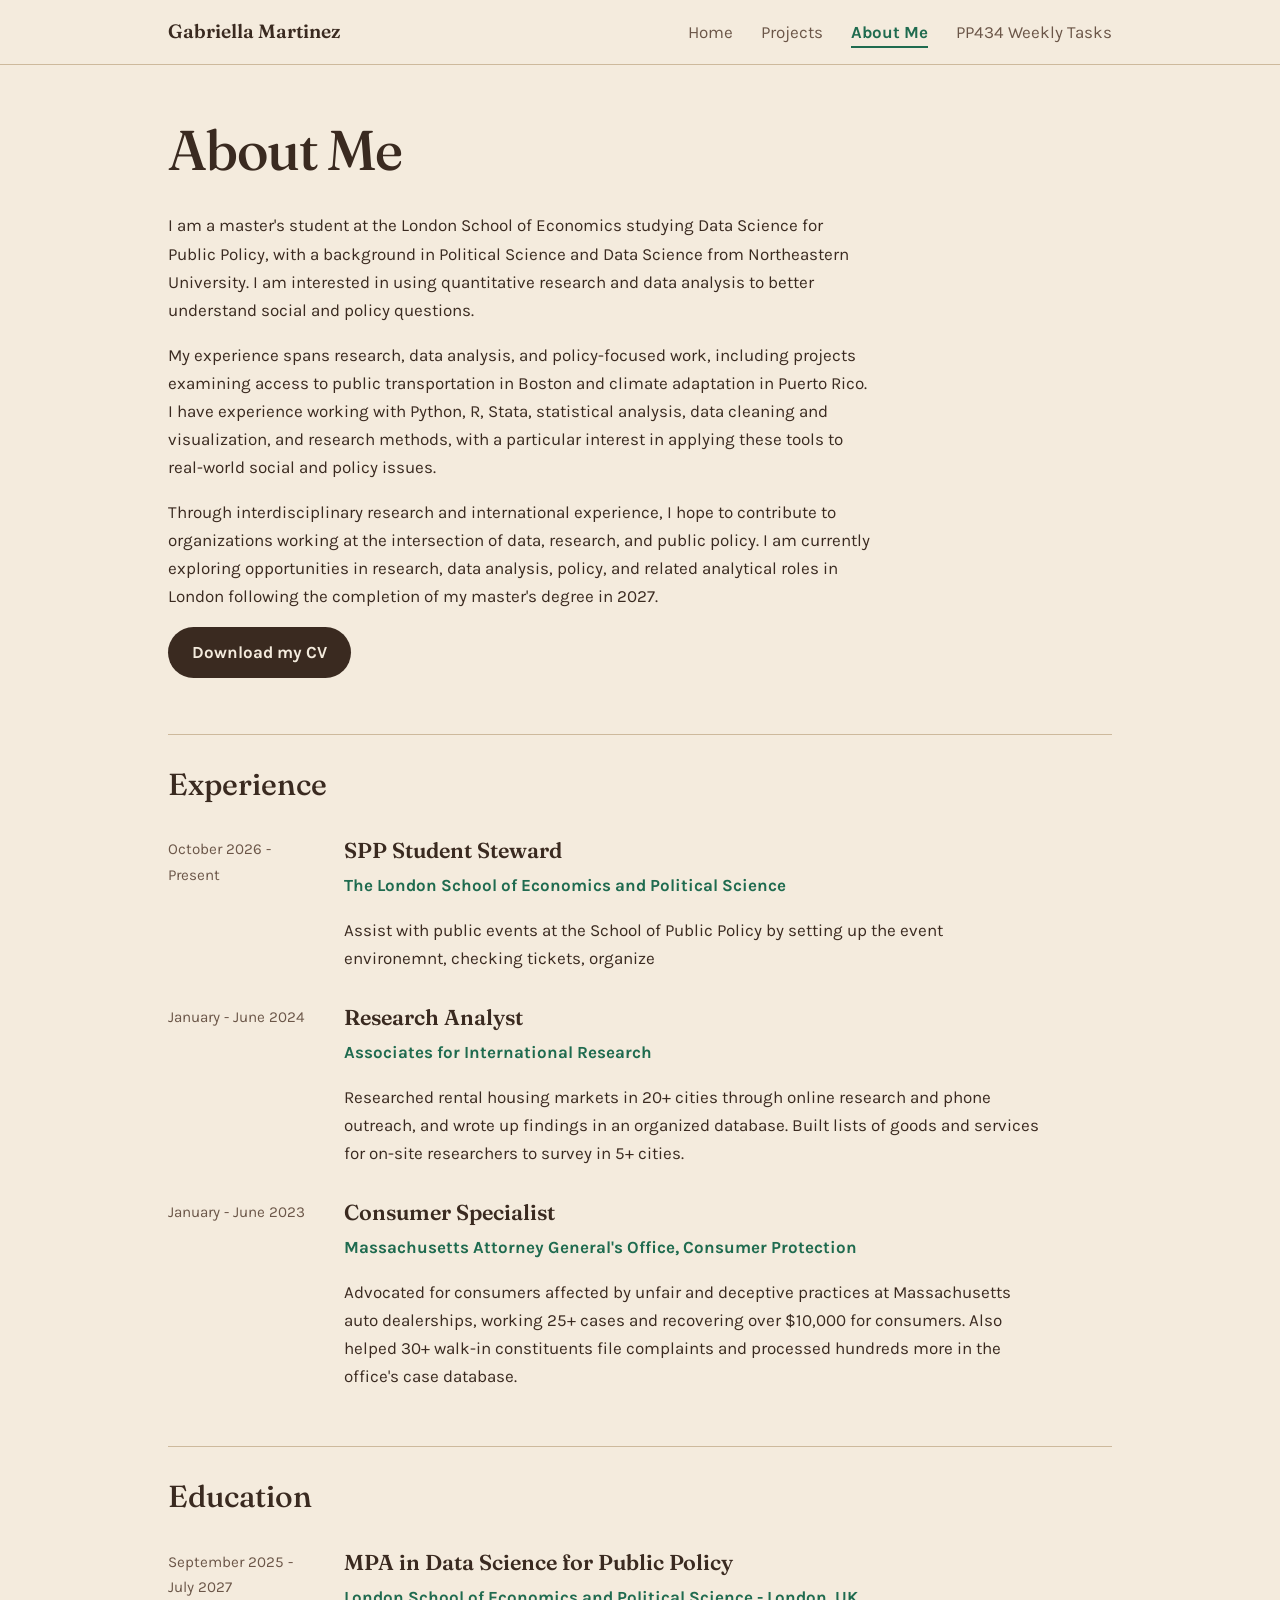
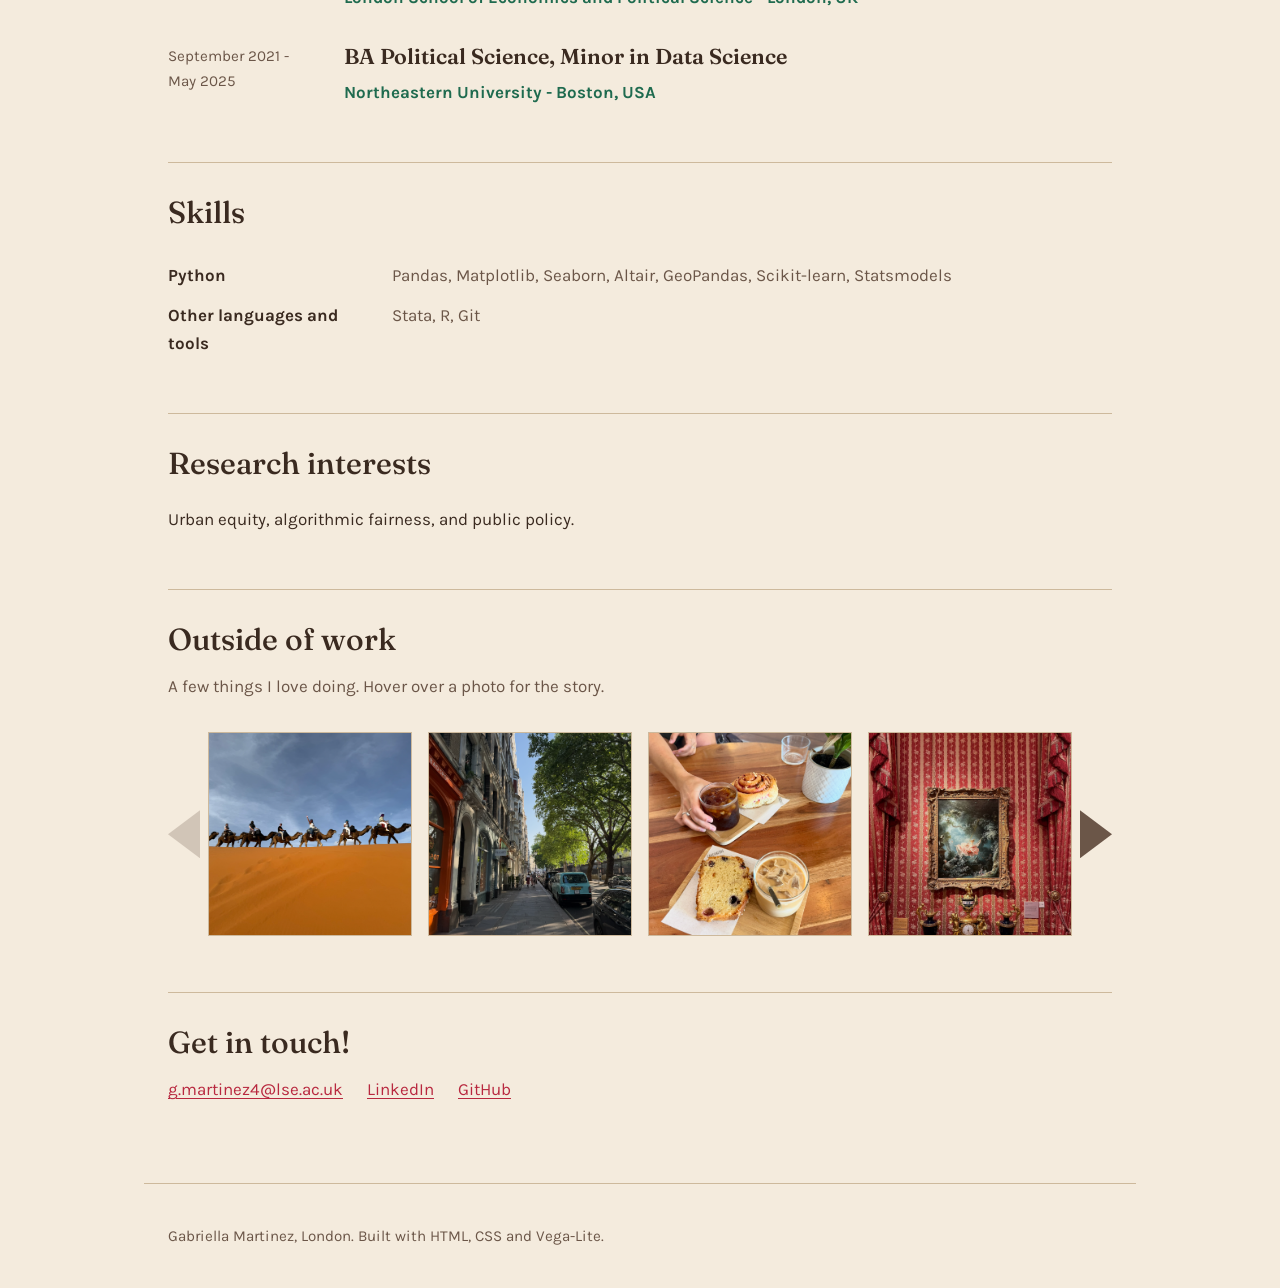
<file: about.html>
<!DOCTYPE html>
<html lang="en">
<head>
  <meta charset="utf-8">
  <meta name="viewport" content="width=device-width, initial-scale=1">
  <title>About | Gabriella Martinez</title>
  <link rel="preconnect" href="https://fonts.googleapis.com">
  <link rel="preconnect" href="https://fonts.gstatic.com" crossorigin>
  <link href="https://fonts.googleapis.com/css2?family=Fraunces:opsz,wght@9..144,400;9..144,500;9..144,600&family=Karla:wght@400;700&display=swap" rel="stylesheet">
  <link rel="stylesheet" href="styles.css">
</head>
<body>

  <!-- Navigation: same block on every page; marks the active tab -->
  <header class="site-header">
    <nav class="nav" aria-label="Main">
      <a class="nav-name" href="index.html">Gabriella Martinez</a>
      <ul class="nav-links">
        <li><a href="index.html">Home</a></li>
        <li><a href="projects.html">Projects</a></li>
        <li><a href="about.html" aria-current="page">About Me</a></li>
        <li><a href="portfolio.html">PP434 Weekly Tasks</a></li>
      </ul>
    </nav>
  </header>

  <main>
    <h1 class="page-title">About Me</h1>

    <!-- Bio: write 2 to 4 sentences, similar to LinkedIn summary -->
    <section class="bio">
      <p>
        I am a master's student at the London School of Economics studying Data Science for Public Policy, 
        with a background in Political Science and Data Science from Northeastern University. I am interested 
        in using quantitative research and data analysis to better understand social and policy questions.
      </p>
      <p>
        My experience spans research, data analysis, and policy-focused work, including projects examining access 
        to public transportation in Boston and climate adaptation in Puerto Rico. I have experience working with 
        Python, R, Stata, statistical analysis, data cleaning and visualization, and research methods, with a 
        particular interest in applying these tools to real-world social and policy issues.
      </p>
      <p>
        Through interdisciplinary research and international experience, I hope to contribute to organizations 
        working at the intersection of data, research, and public policy. I am currently exploring opportunities 
        in research, data analysis, policy, and related analytical roles in London following the completion of my 
        master's degree in 2027.
      </p>
      <p><a class="button" href="WebsiteCV.pdf" target="_blank" rel="noopener noreferrer">Download my CV</a></p>
    </section>

    <h2 class="section-title">Experience</h2>
    <ul class="entries">
    </li>
    <li class="entry">
      <p class="when">October 2026 - Present</p>
      <div class="what">
        <h3>SPP Student Steward</h3>
        <p class="where">The London School of Economics and Political Science</p>
        <p>
          Assist with public events at the School of Public Policy by setting up the event environemnt, checking tickets, 
          organize 
        </p>
      </div>
    </li>
    </li>
    <li class="entry">
      <p class="when">January - June 2024</p>
      <div class="what">
        <h3>Research Analyst</h3>
        <p class="where">Associates for International Research</p>
        <p>
          Researched rental housing markets in 20+ cities through online research and phone outreach, 
          and wrote up findings in an organized database. Built lists of goods and services for on-site 
          researchers to survey in 5+ cities.
        </p>
      </div>
    </li>
      <li class="entry">
        <p class="when">January - June 2023</p>
        <div class="what">
          <h3>Consumer Specialist</h3>
          <p class="where">Massachusetts Attorney General's Office, Consumer Protection</p>
          <p>
            Advocated for consumers affected by unfair and deceptive practices at Massachusetts auto dealerships, 
            working 25+ cases and recovering over $10,000 for consumers. Also helped 30+ walk-in constituents file 
            complaints and processed hundreds more in the office's case database.
          </p>
        </div>
    </ul>

    <h2 class="section-title">Education</h2>
    <ul class="entries">
      <li class="entry">
        <p class="when">September 2025 - July 2027</p>
        <div class="what">
          <h3>MPA in Data Science for Public Policy</h3>
          <p class="where">London School of Economics and Political Science - London, UK</p>
        </div>
      </li>
      <li class="entry">
        <p class="when">September 2021 - May 2025</p>
        <div class="what">
          <h3>BA Political Science, Minor in Data Science</h3>
          <p class="where">Northeastern University - Boston, USA</p>
        </div>
      </li>
    </ul>

    <h2 class="section-title">Skills</h2>
    <dl class="skills">
      <dt>Python</dt>
      <dd>Pandas, Matplotlib, Seaborn, Altair, GeoPandas, Scikit-learn, Statsmodels</dd>
      <dt>Other languages and tools</dt>
      <dd>Stata, R, Git</dd>
    </dl>

    <h2 class="section-title">Research interests</h2>
    <p>Urban equity, algorithmic fairness, and public policy.</p>

    <!-- Optional: an "Outside of work" section adds personality. Delete if you prefer. -->
    <h2 class="section-title">Outside of work</h2>
<p class="byline">A few things I love doing. Hover over a photo for the story.</p>

<div class="carousel" aria-label="Photos from outside of work">
  <button class="carousel-arrow carousel-arrow-prev" type="button" aria-label="Previous photos"></button>

  <div class="carousel-viewport" tabindex="0">
    <ul class="carousel-track">
      <li>
        <figure class="carousel-item" tabindex="0">
          <img src="images/camel_ride.jpg" alt="Line of camels in the desert" loading="lazy">
          <figcaption>Exploring the Sahara Desert on camelback</figcaption>
        </figure>
      </li>
      <li>
        <figure class="carousel-item" tabindex="0">
          <img src="images/london_street.jpg" alt="London Street" loading="lazy">
          <figcaption>I love walking around city streets and parks</figcaption>
        </figure>
      </li>
      <li>
        <figure class="carousel-item" tabindex="0">
          <img src="images/coffee.jpg" alt="Coffee shop" loading="lazy">
          <figcaption>I enjoy grabbing a coffee and pastry with friends</figcaption>
        </figure>
      </li>
      <li>
        <figure class="carousel-item" tabindex="0">
          <img src="images/art.jpg" alt="The Swing in the Wallace Collection London" loading="lazy">
          <figcaption>Art musuems see me frequently</figcaption>
        </figure>
      </li>
      <li>
        <figure class="carousel-item" tabindex="0">
          <img src="images/train.jpg" alt="NYC Subway Train" loading="lazy">
          <figcaption>Big fan of public transportation</figcaption>
        </figure>
      </li>
      <li>
        <figure class="carousel-item" tabindex="0">
          <img src="images/italy_water.jpg" alt="Positano, Italy" loading="lazy">
          <figcaption>I love photography, espeically when traveling</figcaption>
        </figure>
      </li>
      <li>
        <figure class="carousel-item" tabindex="0">
          <img src="images/boone.jpg" alt="Dog in front of Christmas tree" loading="lazy">
          <figcaption>My dog Boone!</figcaption>
        </figure>
      </li>
      <li>
        <figure class="carousel-item" tabindex="0">
          <img src="images/dancing.jpg" alt="Two people dancing in Colombia" loading="lazy">
          <figcaption>I love to dance!</figcaption>
        </figure>
      </li>
      <li>
        <figure class="carousel-item" tabindex="0">
          <img src="images/dominic_fike.jpg" alt="Orange Warsaw Festival, Poland" loading="lazy">
          <figcaption>My first solo trip in 2026 for a music festival in Warsaw, Poland</figcaption>
        </figure>
      </li>
      <li>
        <figure class="carousel-item" tabindex="0">
          <img src="images/glacier.jpg" alt="Glacier Perito Moreno" loading="lazy">
          <figcaption>I trekked glacier Perito Moreno in Patagonia, Argentina</figcaption>
        </figure>
      </li>
    </ul>
  </div>

  <button class="carousel-arrow carousel-arrow-next" type="button" aria-label="Next photos"></button>
</div>

    <h2 class="section-title">Get in touch!</h2>
    <ul class="contact-row">
      <li><a href="mailto:your.email@example.com">g.martinez4@lse.ac.uk</a></li>
      <li><a href="https://www.linkedin.com/in/gabriellahmartinez/">LinkedIn</a></li>
      <li><a href="https://www.github.com/gabbyhmartinez">GitHub</a></li>
    </ul>
  </main>

  <footer class="site-footer">
    <p>Gabriella Martinez, London. Built with HTML, CSS and Vega-Lite.</p>
  </footer>

  <script>
    (function () {
      const carousel = document.querySelector('.carousel');
      if (!carousel) return;
  
      const viewport = carousel.querySelector('.carousel-viewport');
      const track = carousel.querySelector('.carousel-track');
      const prev = carousel.querySelector('.carousel-arrow-prev');
      const next = carousel.querySelector('.carousel-arrow-next');
      const reduceMotion = window.matchMedia('(prefers-reduced-motion: reduce)').matches;
  
      // Distance of one step = one photo's width plus the gap
      function step() {
        const item = track.querySelector('li');
        const gap = parseFloat(getComputedStyle(track).columnGap) || 0;
        return item.getBoundingClientRect().width + gap;
      }
  
      function move(direction) {
        viewport.scrollBy({ left: direction * step(), behavior: reduceMotion ? 'auto' : 'smooth' });
      }
  
      function updateArrows() {
        const max = viewport.scrollWidth - viewport.clientWidth;
        prev.disabled = viewport.scrollLeft <= 1;
        next.disabled = viewport.scrollLeft >= max - 1;
      }
  
      prev.addEventListener('click', () => move(-1));
      next.addEventListener('click', () => move(1));
      viewport.addEventListener('scroll', updateArrows, { passive: true });
      window.addEventListener('resize', updateArrows);
      updateArrows();
    })();
  </script>

</body>
</html>
</file>
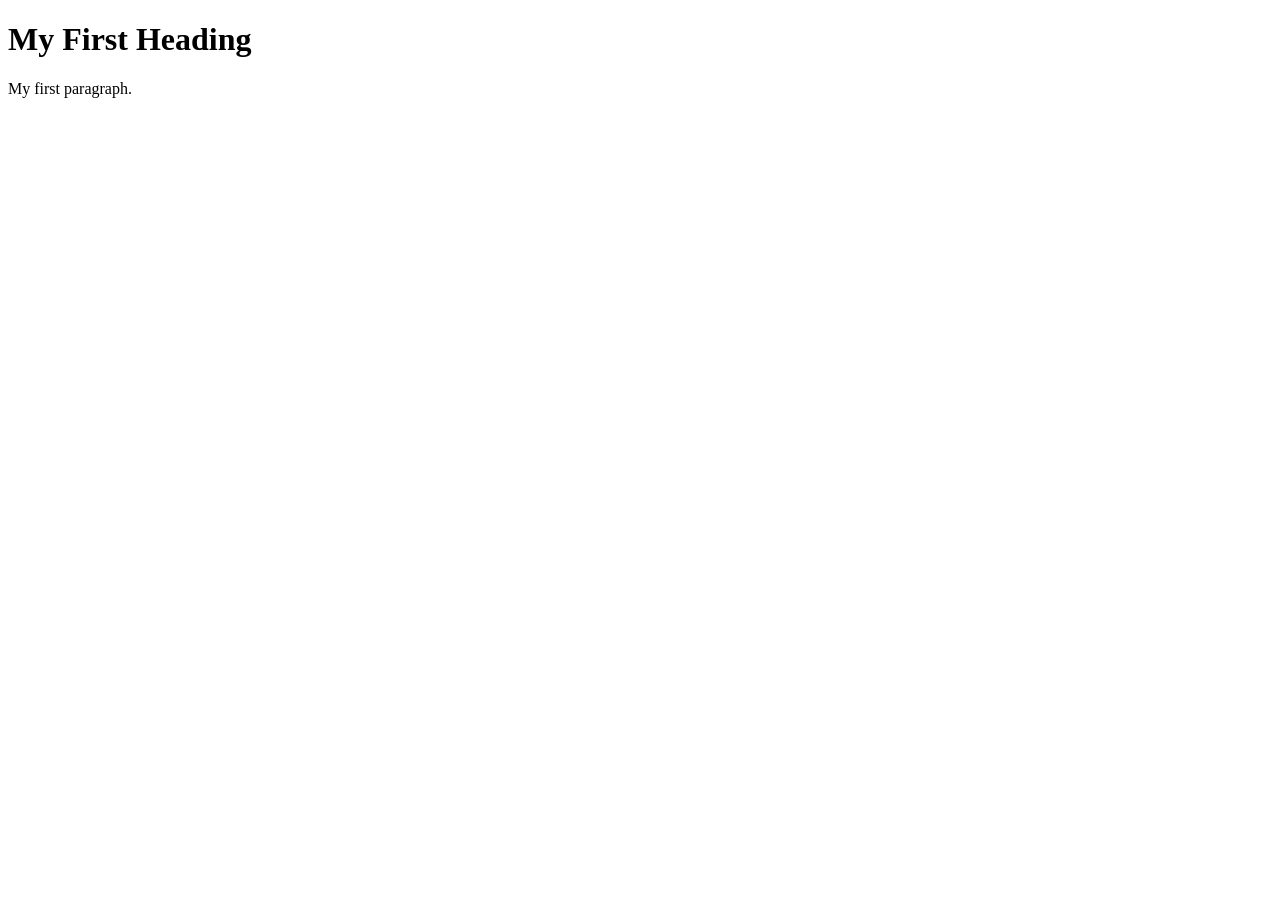
<file: Example1.html>
<!DOCTYPE html>
<html>

<!-- Richard Davies, Data Science -->

<!-- Commenting you code is vital, vital, vital -->
<!-- This is how you add comments to HTML -->

<!-- You can also include
multi - line comments
if you find that useful -->

<!-- To comment something out, use the short-cut CTRL & the "/" key (command + "/" on Mac)-->

<!-- HTML files have two fundamental parts. (1) The head, (2) The body -->

<!-- The head contains things that you do not see on the page -->

<head>
    <title>Page Title</title>
</head>

<!-- The body contains thigs you see -->
<!-- Most elements both open and close, with the content in the middle -->
<!-- Indenting is optional, but helps with readability -->
<body>
    <h1>My First Heading</h1>
    <p>My first paragraph.</p>
</body>
</html>
</file>
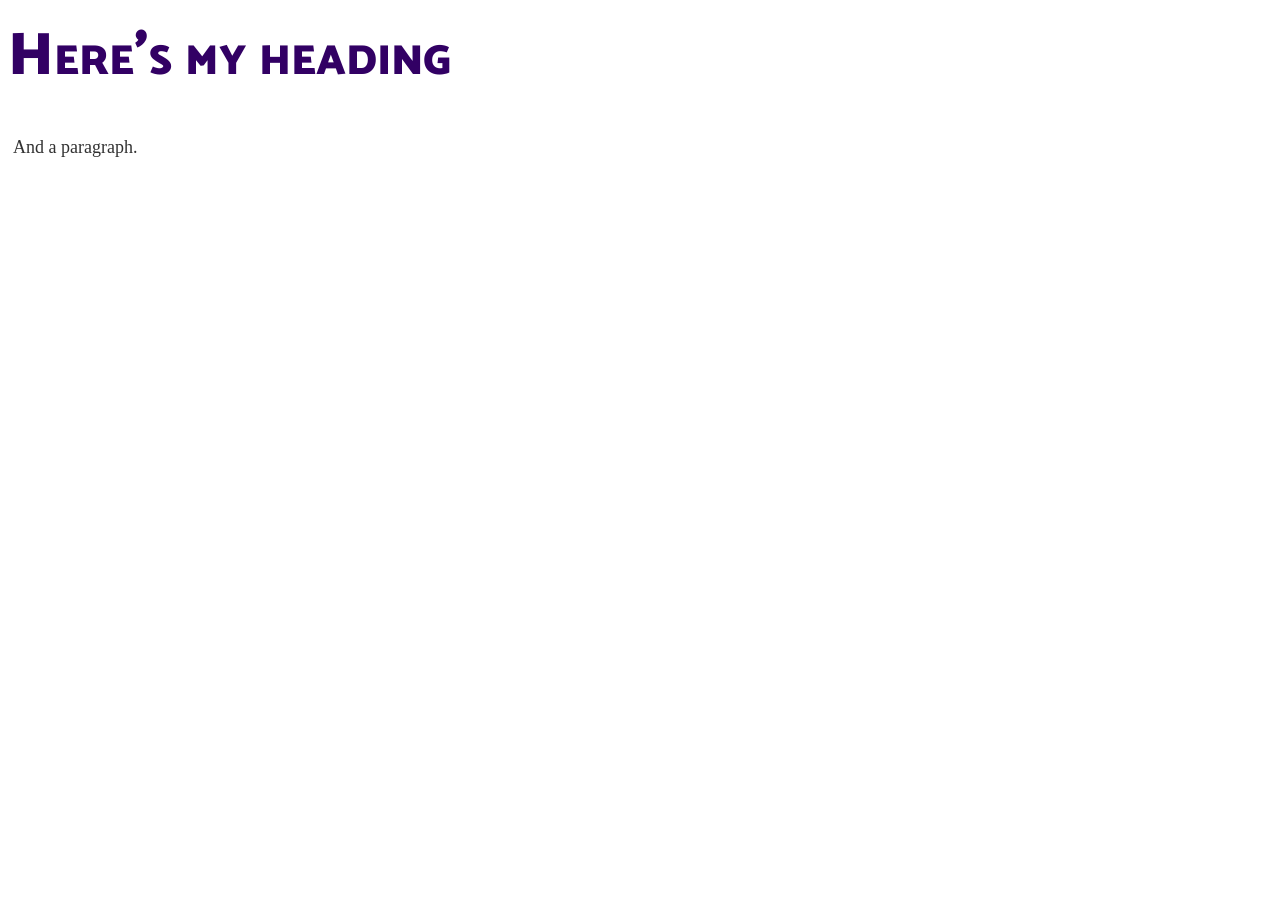
<file: Example2.html>
<!DOCTYPE html>

<!-- Richard Davies, Data Science -->

<html>

<head>
    <title>Richard's Second Example</title>

<!-- Link to my CSS file -->
<!-- The link needs to point to the CSS file, so it needs to be in the right place -->
    <link rel="stylesheet" href="Example2.css">
</head>


<body>

<h1>Here's my heading</h1>
<p>And a paragraph.</p>

</body>
</html>
</file>
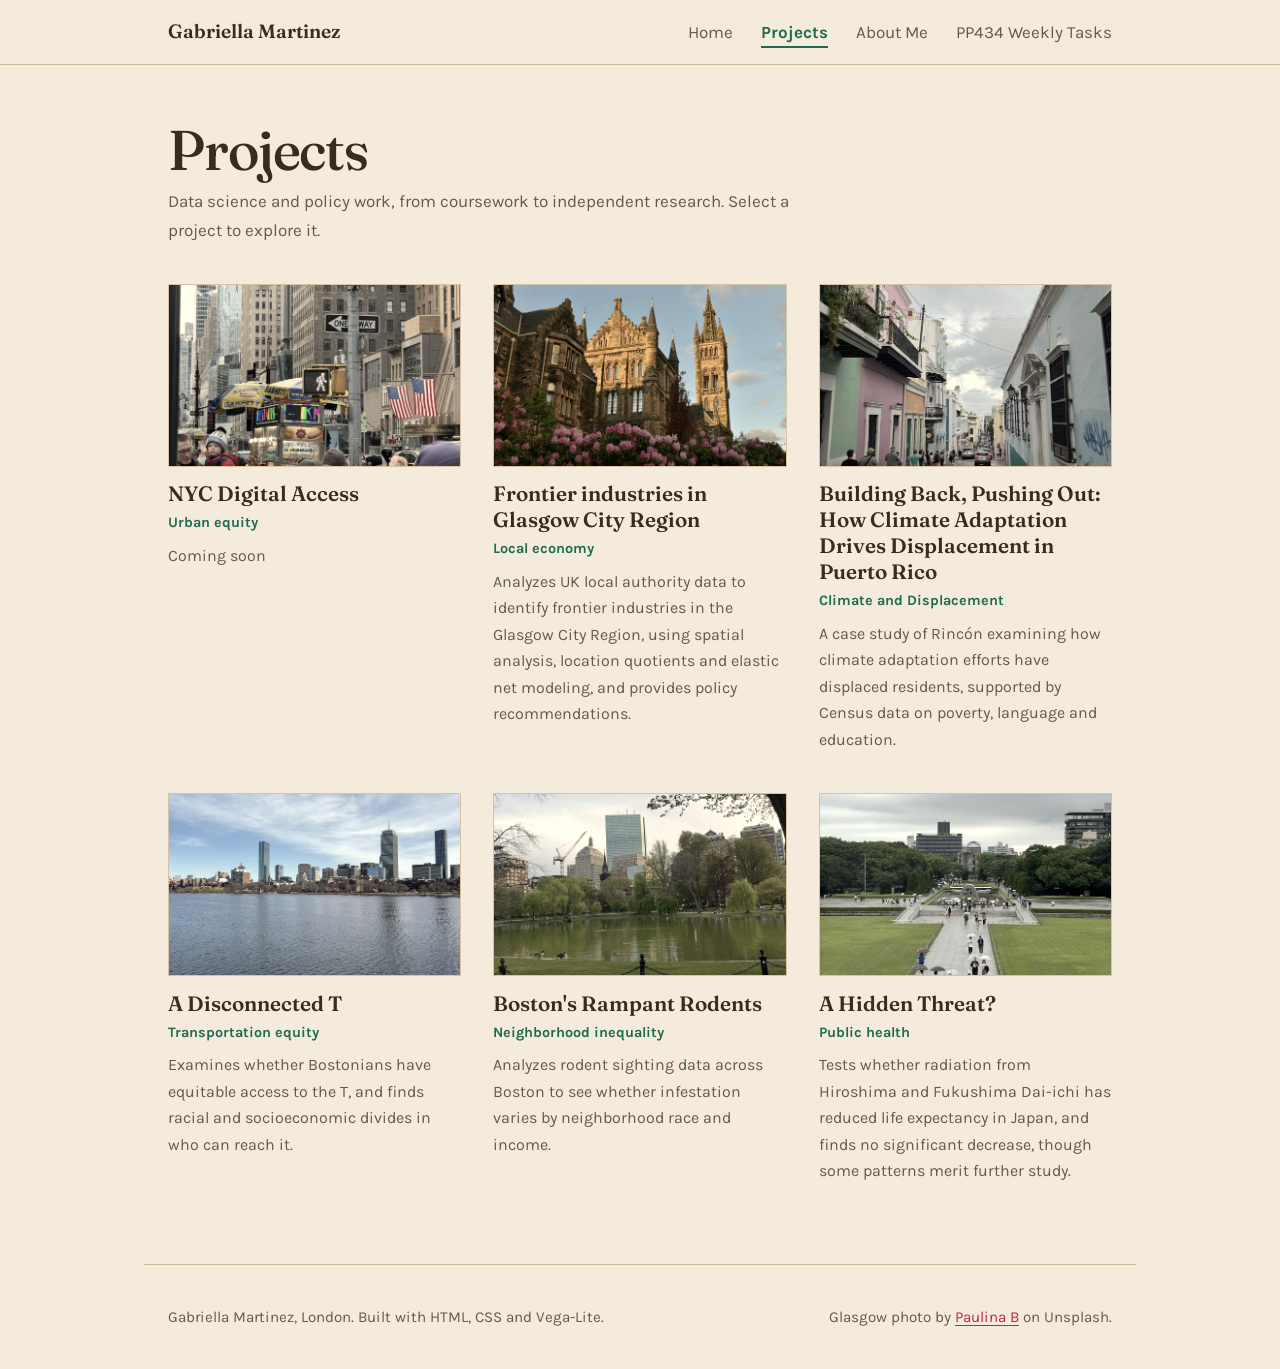
<file: projects.html>
<!DOCTYPE html>
<html lang="en">
<head>
  <meta charset="utf-8">
  <meta name="viewport" content="width=device-width, initial-scale=1">
  <title>Projects | Gabriella Martinez</title>
  <link rel="preconnect" href="https://fonts.googleapis.com">
  <link rel="preconnect" href="https://fonts.gstatic.com" crossorigin>
  <link href="https://fonts.googleapis.com/css2?family=Fraunces:opsz,wght@9..144,400;9..144,500;9..144,600&family=Karla:wght@400;700&display=swap" rel="stylesheet">
  <link rel="stylesheet" href="styles.css">
</head>
<body>

  <!-- Navigation: same block on every page; aria-current="page" marks the active tab -->
  <header class="site-header">
    <nav class="nav" aria-label="Main">
      <a class="nav-name" href="index.html">Gabriella Martinez</a>
      <ul class="nav-links">
        <li><a href="index.html">Home</a></li>
        <li><a href="projects.html" aria-current="page">Projects</a></li>
        <li><a href="about.html">About Me</a></li>
        <li><a href="portfolio.html">PP434 Weekly Tasks</a></li>
      </ul>
    </nav>
  </header>

  <main>
    <h1 class="page-title">Projects</h1>
    <p class="byline">Data science and policy work, from coursework to independent research. Select a project to explore it.</p>

    <ul class="project-grid">
        <li>
          <a class="project" href="#">
            <img class="thumb" src="images/nyc.jpg" alt="New York street with a crosswalk signal, a One Way sign and a hot dog cart">
            <div class="project-body">
              <h2 class="project-title">NYC Digital Access</h2>
              <p class="project-tag">Urban equity</p>
              <p class="project-desc">Coming soon</p>
            </div>
          </a>
        </li>
        <li>
          <a class="project" href="projects/glasgow/index.html">
            <img class="thumb" src="images/glasgow.jpg" alt="University of Glasgow Main Building">
            <div class="project-body">
              <h2 class="project-title">Frontier industries in Glasgow City Region</h2>
              <p class="project-tag">Local economy</p>
              <p class="project-desc">Analyzes UK local authority data to identify frontier industries in the Glasgow City Region, using spatial analysis, location quotients and elastic net modeling, and provides policy recommendations.</p>
            </div>
          </a>
        </li>
        <li>
          <a class="project" href="projects/puerto_rico/index.html">
            <img class="thumb" src="images/san-juan.jpg" alt="Colorful street in Puerto Rico">
            <div class="project-body">
              <h2 class="project-title">Building Back, Pushing Out: How Climate Adaptation Drives Displacement in Puerto Rico</h2>
              <p class="project-tag">Climate and Displacement</p>
              <p class="project-desc">A case study of Rincón examining how climate adaptation efforts have displaced residents, supported by Census data on poverty, language and education.</p>
            </div>
          </a>
        </li>
        <li>
          <a class="project" href="projects/disconnected_t/index.html">
            <img class="thumb" src="images/boston-skyline.jpg" alt="Skyline of Boston with a view of the Charles River">
            <div class="project-body">
              <h2 class="project-title">A Disconnected T</h2>
              <p class="project-tag">Transportation equity</p>
              <p class="project-desc">Examines whether Bostonians have equitable access to the T, and finds racial and socioeconomic divides in who can reach it.</p>
            </div>
          </a>
        </li>
        
        <li>
          <a class="project" href="projects/boston_rodents/index.html">
            <img class="thumb" src="images/boston-garden.jpg" alt="Boston Public Garden with skyline background">
            <div class="project-body">
              <h2 class="project-title">Boston's Rampant Rodents</h2>
              <p class="project-tag">Neighborhood inequality</p>
              <p class="project-desc">Analyzes rodent sighting data across Boston to see whether infestation varies by neighborhood race and income.</p>
            </div>
          </a>
        </li>
        
        <li>
          <a class="project" href="projects/japan_hidden_threat/index.html">
            <img class="thumb" src="images/hiroshima.jpg" alt="Hiroshima Peace Memorial">
            <div class="project-body">
              <h2 class="project-title">A Hidden Threat?</h2>
              <p class="project-tag">Public health</p>
              <p class="project-desc">Tests whether radiation from Hiroshima and Fukushima Dai-ichi has reduced life expectancy in Japan, and finds no significant decrease, though some patterns merit further study.</p>
            </div>
          </a>
        </li>
    </ul>
  </main>

  <footer class="site-footer">
    <p>Gabriella Martinez, London. Built with HTML, CSS and Vega-Lite.</p>
    <p>Glasgow photo by <a href="https://unsplash.com/@paulina_2b">Paulina B</a> on Unsplash.</p>
  </footer>

</body>
</html>
</file>
<file: styles.css>
/* Portfolio theme: coffee shop palette.
   All colours live in the :root block, so you can retune the whole site from one place. */

   :root {
    --cream: #F4EBDD;        /* page background: latte foam */
    --cream-deep: #EADCC6;   /* subtle panels, hover fills */
    --espresso: #3A2A20;     /* text */
    --espresso-soft: #6B5648;/* secondary text */
    --strawberry: #B8283F;   /* accent 1: links, hover, highlights */
    --emerald: #1F6B4F;      /* accent 2: tags, active states */
    --line: #CDB99C;         /* hairlines and dotted leaders */
  
    --serif: 'Fraunces', Georgia, 'Times New Roman', serif;
    --sans: 'Karla', 'Helvetica Neue', Helvetica, Arial, sans-serif;
  }
  
  *, *::before, *::after { box-sizing: border-box; }
  
  html { scroll-padding-top: 5rem; }
  
  body {
    margin: 0;
    background: var(--cream);
    color: var(--espresso);
    font-family: var(--sans);
    font-size: 1.0625rem;
    line-height: 1.65;
  }
  
  a { color: var(--strawberry); text-decoration-thickness: 1px; text-underline-offset: 3px; }
  a:hover { color: var(--espresso); }
  a:focus-visible, .nav-links a:focus-visible {
    outline: 2px solid var(--emerald);
    outline-offset: 3px;
    border-radius: 2px;
  }
  
  /* ---------- Top navigation ---------- */
  .site-header {
    position: sticky;
    top: 0;
    z-index: 10;
    background: var(--cream);
    border-bottom: 1px solid var(--line);
  }
  .nav {
    max-width: 62rem;
    margin: 0 auto;
    padding: 1rem 1.5rem;
    display: flex;
    align-items: baseline;
    justify-content: space-between;
    flex-wrap: wrap;
    gap: 0.75rem 2rem;
  }
  .nav-name {
    font-family: var(--serif);
    font-weight: 600;
    font-size: 1.2rem;
    color: var(--espresso);
    text-decoration: none;
  }
  .nav-links { display: flex; flex-wrap: wrap; gap: 0.25rem 1.75rem; list-style: none; margin: 0; padding: 0; }
  .nav-links a {
    color: var(--espresso-soft);
    text-decoration: none;
    padding: 0.25rem 0;
    border-bottom: 2px solid transparent;
  }
  .nav-links a:hover { color: var(--espresso); border-bottom-color: var(--strawberry); }
  .nav-links a[aria-current="page"] { color: var(--emerald); border-bottom-color: var(--emerald); font-weight: 700; }
  
  /* ---------- Layout ---------- */
  main { max-width: 62rem; margin: 0 auto; padding: 0 1.5rem 5rem; }
  
  /* ---------- Hero ---------- */
  .hero {
    padding: 5rem 0 3.5rem;
    display: flex;
    align-items: center;
    justify-content: space-between;
    gap: 3rem;
  }
  .hero-text { max-width: 40rem; }
  
  /* Circular portrait (works on a div placeholder or an <img>) */
  .portrait {
    flex: 0 0 auto;
    width: clamp(11rem, 24vw, 16rem);
    aspect-ratio: 1;
    border-radius: 50%;
    object-fit: cover;
    background: var(--cream-deep);
    border: 3px solid var(--cream);
    box-shadow: 0 0 0 2px var(--strawberry);
    display: grid;
    place-items: center;
    font-family: var(--serif);
    font-size: 3rem;
    color: var(--espresso-soft);
  }
  .hero h1 {
    font-family: var(--serif);
    font-weight: 500;
    font-size: clamp(3rem, 9vw, 5.5rem);
    line-height: 1.02;
    letter-spacing: -0.02em;
    margin: 0 0 1.5rem;
  }
  .hero .lead {
    font-family: var(--serif);
    font-size: clamp(1.25rem, 2.6vw, 1.55rem);
    line-height: 1.45;
    color: var(--espresso);
    margin: 0 0 1.25rem;
    max-width: 38rem;
  }
  .hero .sub { color: var(--espresso-soft); max-width: 36rem; margin: 0 0 1.75rem; }
  
  .contact-row { display: flex; flex-wrap: wrap; gap: 0.5rem 1.5rem; margin: 0; padding: 0; list-style: none; }
  
  /* ---------- The menu (project list) ---------- */
  .menu-section h2 {
    font-family: var(--serif);
    font-weight: 500;
    font-size: 1.9rem;
    margin: 0 0 0.25rem;
  }
  .menu-section .intro { color: var(--espresso-soft); margin: 0 0 1.75rem; }
  
  .menu { list-style: none; margin: 0; padding: 0; border-top: 1px solid var(--line); }
  .menu li { border-bottom: 1px solid var(--line); }
  .menu a {
    display: block;
    padding: 1.25rem 0.5rem;
    color: var(--espresso);
    text-decoration: none;
  }
  .menu a:hover { background: var(--cream-deep); }
  .menu a:hover .dish { color: var(--strawberry); }
  
  .menu-line { display: flex; align-items: baseline; gap: 0.75rem; }
  .dish { font-family: var(--serif); font-weight: 600; font-size: 1.3rem; }
  .leader { flex: 1; border-bottom: 2px dotted var(--line); transform: translateY(-0.3rem); min-width: 1rem; }
  .tag { font-weight: 700; font-size: 0.9rem; color: var(--emerald); white-space: nowrap; }
  .note { margin: 0.35rem 0 0; color: var(--espresso-soft); max-width: 40rem; font-size: 1rem; }
  
  /* ---------- Inner pages (Projects, Weekly Tasks) ---------- */
  .page-title {
    font-family: var(--serif);
    font-weight: 500;
    font-size: clamp(2.25rem, 6vw, 3.5rem);
    line-height: 1.05;
    letter-spacing: -0.02em;
    margin: 3.5rem 0 0.5rem;
  }
  .byline { color: var(--espresso-soft); margin: 0 0 2rem; max-width: 40rem; }
  .section-title {
    font-family: var(--serif);
    font-weight: 500;
    font-size: 1.9rem;
    margin: 3.5rem 0 0.5rem;
    padding-top: 1.5rem;
    border-top: 1px solid var(--line);
  }
  main h3 { font-family: var(--serif); font-weight: 600; font-size: 1.35rem; margin: 0 0 0.5rem; }
  main section { margin: 2rem 0; }
  main p { max-width: 44rem; }
  main img { max-width: 100%; height: auto; }
  figure { margin: 1rem 0; overflow-x: auto; }
  
  /* ---------- About page ---------- */
  .bio .lead { font-family: var(--serif); font-size: clamp(1.25rem, 2.6vw, 1.5rem); line-height: 1.5; max-width: 40rem; }
  .entries { list-style: none; margin: 1.5rem 0 0; padding: 0; }
  .entry { display: grid; grid-template-columns: 9rem 1fr; gap: 0 2rem; margin-bottom: 1.75rem; }
  .entry .when { margin: 0.3rem 0 0; color: var(--espresso-soft); font-size: 0.95rem; }
  .entry h3 { margin: 0; }
  .entry .where { margin: 0.15rem 0 0.4rem; color: var(--emerald); font-weight: 700; }
  .entry .what p:last-child { margin-bottom: 0; }
  .skills { margin: 1.5rem 0 0; display: grid; grid-template-columns: 12rem 1fr; gap: 0.75rem 2rem; }
  .skills dt { font-weight: 700; }
  .skills dd { margin: 0; color: var(--espresso-soft); }
  @media (max-width: 600px) {
    .entry, .skills { grid-template-columns: 1fr; gap: 0.25rem; }
    .skills dd { margin-bottom: 0.75rem; }
  }
  
  /* ---------- Project grid ---------- */
  .project-grid {
    list-style: none;
    margin: 2.5rem 0 0;
    padding: 0;
    display: grid;
    grid-template-columns: repeat(auto-fill, minmax(17rem, 1fr));
    gap: 2.5rem 2rem;
  }
  .project { display: block; color: var(--espresso); text-decoration: none; }
  .thumb {
    width: 100%;
    aspect-ratio: 16 / 10;
    object-fit: cover;
    display: grid;
    place-items: center;
    background: var(--cream-deep);
    border: 1px solid var(--line);
    color: var(--espresso-soft);
    font-size: 0.95rem;
  }
  img.thumb {
    object-fit: cover;
    filter: sepia(0.25) saturate(0.9);
    transition: filter 0.2s ease;
  }
  .project:hover img.thumb {
    filter: none;
  }
  .project-body { padding-top: 0.9rem; }
  .project-title { font-family: var(--serif); font-weight: 600; font-size: 1.3rem; line-height: 1.25; margin: 0; }
  .project:hover .project-title { color: var(--strawberry); text-decoration: underline; text-decoration-thickness: 1px; text-underline-offset: 4px; }
  .project:focus-visible { outline: 2px solid var(--emerald); outline-offset: 4px; }
  .project-tag { margin: 0.25rem 0 0.5rem; color: var(--emerald); font-weight: 700; font-size: 0.9rem; }
  .project-desc { margin: 0; color: var(--espresso-soft); font-size: 1rem; }
  
  /* ---------- Button ---------- */
  .menu-more { margin: 2rem 0 0; }
  .button {
    display: inline-block;
    padding: 0.7rem 1.5rem;
    background: var(--espresso);
    color: var(--cream);
    border-radius: 999px;
    font-weight: 700;
    text-decoration: none;
    transition: background-color 0.15s ease;
  }
  .button:hover { background: var(--strawberry); color: var(--cream); }
  
  /* ---------- Footer ---------- */
  .site-footer {
    max-width: 62rem;
    margin: 0 auto;
    padding: 1.5rem;
    border-top: 1px solid var(--line);
    color: var(--espresso-soft);
    font-size: 0.95rem;
  }
  
  /* ---------- Small screens ---------- */
  @media (max-width: 760px) {
    .hero { flex-direction: column-reverse; align-items: flex-start; gap: 2rem; }
    .portrait { width: 10rem; }
  }
  @media (max-width: 560px) {
    .hero { padding-top: 3rem; }
    .menu-line { flex-wrap: wrap; }
    .leader { display: none; }
    .tag { width: 100%; }
  }

/* ---------- Case-study pages ---------- */
.case-cover {
  width: 100%;
  aspect-ratio: 16 / 7;
  object-fit: cover;
  display: block;
  margin: 0 0 1rem;
  border: 1px solid var(--line);
  filter: sepia(0.25) saturate(0.9);
}

.link-row { display: flex; flex-wrap: wrap; gap: 0.75rem; max-width: none; }

/* Secondary buttons: outlined version of .button */
.button-outline {
  background: transparent;
  color: var(--espresso);
  box-shadow: inset 0 0 0 2px var(--espresso);
}
.button-outline:hover {
  background: var(--strawberry);
  color: var(--cream);
  box-shadow: inset 0 0 0 2px var(--strawberry);
}

.findings { max-width: 44rem; margin: 1rem 0 0; padding-left: 1.25rem; }
.findings li { margin-bottom: 0.7rem; }
.findings li::marker { color: var(--strawberry); }

.paper-embed summary {
  cursor: pointer;
  font-family: var(--serif);
  font-weight: 600;
  font-size: 1.15rem;
  color: var(--emerald);
}
.paper-embed summary:hover { color: var(--strawberry); }
.paper-embed iframe {
  display: block;
  width: 100%;
  height: 80vh;
  margin-top: 1rem;
  border: 1px solid var(--line);
  background: var(--cream-deep);
}

.back-link { margin-top: 3.5rem; }
.case-study .byline {
  color: var(--emerald);
  font-weight: 700;
  font-size: 0.9rem;
}

/* ---------- About Me Photo Carousel (About page) ---------- */
.carousel {
  --visible: 4;
  --gap: 1rem;
  display: grid;
  grid-template-columns: auto 1fr auto;
  align-items: center;
  gap: 0.5rem;
  margin-top: 1.5rem;
}

.carousel-viewport {
  overflow-x: auto;
  scroll-snap-type: x mandatory;
  scrollbar-width: none;            /* hide scrollbar: Firefox */
}
.carousel-viewport::-webkit-scrollbar { display: none; }  /* Chrome, Safari */
.carousel-viewport:focus-visible { outline: 2px solid var(--emerald); outline-offset: 4px; }

.carousel-track {
  display: flex;
  gap: var(--gap);
  list-style: none;
  margin: 0;
  padding: 0;
}
.carousel-track li {
  flex: 0 0 calc((100% - (var(--visible) - 1) * var(--gap)) / var(--visible));
  scroll-snap-align: start;
}

/* Every photo is the same square, however it was shot */
.carousel-item {
  position: relative;
  margin: 0;
  aspect-ratio: 1;
  overflow: hidden;
  border: 1px solid var(--line);
  background: var(--cream-deep);
}
.carousel-item img {
  width: 100%;
  height: 100%;
  object-fit: cover;
  display: block;
}

/* Hover/focus: darken and reveal the caption */
.carousel-item figcaption {
  position: absolute;
  inset: 0;
  display: flex;
  align-items: center;
  justify-content: center;
  padding: 1rem;
  text-align: center;
  font-family: var(--serif);
  font-size: 1.1rem;
  line-height: 1.35;
  color: var(--cream);
  background: rgba(58, 42, 32, 0.68);   /* espresso at 68% */
  opacity: 0;
  transition: opacity 0.2s ease;
}
.carousel-item:hover figcaption,
.carousel-item:focus-visible figcaption,
.carousel-item:focus-within figcaption { opacity: 1; }
.carousel-item:focus-visible { outline: 2px solid var(--emerald); outline-offset: 2px; }

/* Triangle arrows */
.carousel-arrow {
  width: 2rem;
  height: 3rem;
  padding: 0;
  border: 0;
  background: none;
  cursor: pointer;
  color: var(--espresso-soft);
}
.carousel-arrow::before {
  content: "";
  display: block;
  width: 100%;
  height: 100%;
  background: currentColor;
  clip-path: polygon(100% 0, 100% 100%, 0 50%);   /* points left */
}
.carousel-arrow-next::before { clip-path: polygon(0 0, 100% 50%, 0 100%); }  /* points right */
.carousel-arrow:hover:not(:disabled) { color: var(--strawberry); }
.carousel-arrow:focus-visible { outline: 2px solid var(--emerald); outline-offset: 2px; }
.carousel-arrow:disabled { opacity: 0.25; cursor: default; }

/* Fewer photos at once on phones */
@media (max-width: 700px) {
  .carousel { --visible: 2; --gap: 0.75rem; }
  .carousel-arrow { width: 1.4rem; height: 2.2rem; }
}

/* Touch screens can't hover, so keep captions visible along the bottom */
@media (hover: none) {
  .carousel-item figcaption {
    inset: auto 0 0 0;
    justify-content: flex-start;
    text-align: left;
    padding: 1.5rem 0.75rem 0.6rem;
    font-size: 0.95rem;
    background: linear-gradient(to top, rgba(58, 42, 32, 0.85), transparent);
    opacity: 1;
  }
}

/* ==========================================================
   Weekly Tasks page (portfolio.html): stacking panels
   Appended below the original rules; nothing above was changed.
   ========================================================== */

/* The stack fills the full width (overrides the narrow <main> layout) */
.stack { max-width: none; margin: 0; padding: 0; }

/* ---------- Panels ---------- */
.panel {
  /* tone variables, overridden by data-tone below */
  --panel-bg: var(--cream);
  --panel-fg: var(--espresso);
  --panel-soft: var(--espresso-soft);
  --panel-kicker: var(--emerald);
  --panel-link: var(--strawberry);
  --panel-rule: var(--strawberry);

  position: sticky;
  top: var(--header-h, 4.5rem);          /* script refines this per panel */
  min-height: calc(100vh - var(--header-h, 4.5rem));
  min-height: calc(100dvh - var(--header-h, 4.5rem));
  margin: 0;
  display: flex;
  align-items: center;
  background: var(--panel-bg);
  color: var(--panel-fg);
  border-radius: 1.75rem 1.75rem 0 0;
  box-shadow: 0 -14px 32px rgba(58, 42, 32, 0.16);
}

.panel[data-tone="foam"] { --panel-bg: var(--cream-deep); }
.panel[data-tone="latte"] {
  --panel-bg: #E3CDAA;
  --panel-soft: #5B4639;
}
.panel[data-tone="emerald"] {
  --panel-bg: var(--emerald);
  --panel-fg: var(--cream);
  --panel-soft: #DCE9E0;
  --panel-kicker: #F4EBDD;
  --panel-link: #F4EBDD;
  --panel-rule: #F4EBDD;
}
.panel[data-tone="espresso"] {
  --panel-bg: var(--espresso);
  --panel-fg: var(--cream);
  --panel-soft: #D8C8B2;
  --panel-kicker: #8FD3B3;
  --panel-link: #F4EBDD;
  --panel-rule: #8FD3B3;
}

.panel-grid {
  width: 100%;
  max-width: 74rem;
  margin: 0 auto;
  padding: 3rem 1.5rem;
  display: grid;
  grid-template-columns: minmax(0, 5fr) minmax(0, 7fr);
  gap: 3rem;
  align-items: center;
}
.panel.flip .panel-text { order: 2; }

/* ---------- Panel text ---------- */
.panel-kicker {
  margin: 0 0 0.6rem;
  color: var(--panel-kicker);
  font-weight: 700;
  font-size: 0.95rem;
  line-height: 1.35;
}
.panel h2 {
  font-family: var(--serif);
  font-weight: 500;
  font-size: clamp(1.9rem, 3.4vw, 2.8rem);
  line-height: 1.1;
  letter-spacing: -0.015em;
  margin: 0 0 1.1rem;
}
.panel p { max-width: 34rem; margin: 0 0 1rem; color: var(--panel-soft); }
.panel .panel-lead {
  font-family: var(--serif);
  font-size: 1.2rem;
  line-height: 1.5;
  color: var(--panel-fg);
}
.panel .takeaway {
  padding-left: 1rem;
  border-left: 3px solid var(--panel-rule);
  color: var(--panel-fg);
}
.panel a { color: var(--panel-link); }
.panel a:hover { color: var(--panel-fg); text-decoration-thickness: 2px; }
.panel a:focus-visible { outline-color: var(--panel-fg); }
.panel .source-note { font-size: 0.95rem; margin: 0.9rem 0 0; }

/* ---------- Chart "exhibit" card (stays light on every tone) ---------- */
.chart-card {
  margin: 0;
  padding: 1rem;
  min-width: 0;
  background: #FBF7EF;
  color: var(--espresso);
  border: 1px solid var(--line);
  border-radius: 6px;
  overflow-x: auto;
}
.chart-card .vega-embed { display: block; width: 100%; }
.chart-card img { display: block; width: 100%; height: auto; }
.chart-error { margin: 0; padding: 1rem; color: var(--strawberry); font-weight: 700; }

/* ---------- Placeholder for unfinished tasks ---------- */
.panel .coming-soon {
  margin: 0;
  max-width: none;
  padding: 2.5rem 1.5rem;
  border: 2px dashed currentColor;
  border-radius: 6px;
  color: var(--panel-soft);
  text-align: center;
}
.coming-soon strong { color: var(--panel-fg); }

/* ---------- Opening panel ---------- */
.panel-hero h1 {
  font-family: var(--serif);
  font-weight: 500;
  font-size: clamp(2.6rem, 6.5vw, 4.75rem);
  line-height: 1.02;
  letter-spacing: -0.02em;
  margin: 0 0 1rem;
}
.panel-hero .byline { margin: 0 0 1.5rem; }
.panel-hero .menu a { padding: 0.9rem 0.5rem; }
.panel-hero .dish { font-size: 1.15rem; }

/* ---------- Footer extras ---------- */
.site-footer { display: flex; flex-wrap: wrap; justify-content: space-between; gap: 0.5rem 2rem; }

/* ---------- Small screens ---------- */
@media (max-width: 860px) {
  .panel-grid { grid-template-columns: minmax(0, 1fr); gap: 1.75rem; padding: 2.25rem 1.25rem; }
  .panel.flip .panel-text { order: 0; }       /* text always first on phones */
  .panel { border-radius: 1.25rem 1.25rem 0 0; }
}

/* Anyone who prefers less motion gets a plain scrolling page */
@media (prefers-reduced-motion: reduce) {
  .panel { position: relative; top: auto !important; }
}
</file>
<file: Example2.css>
/* Richard Davies */
/* Data Science */

/* This is a comment in CSS */

/* This is a 
multi line comment */

/* CSS files can be used to access e.g. fonts */
@import url('https://fonts.googleapis.com/css2?family=Catamaran:wght@900&display=swap');


/* Format my paragraph */
p {
	font-size: 18px;
	margin: 5px 5px;
	line-height: 22.4px;
	color: #323232;
}

/* Format my heading */
h1 {
	font-family: "Catamaran";
	font-variant: small-caps;
	font-size: 60px;
	color: #320064;
	font-weight: 900;
	margin: 0px 0px 30px 0px;
}
</file>
